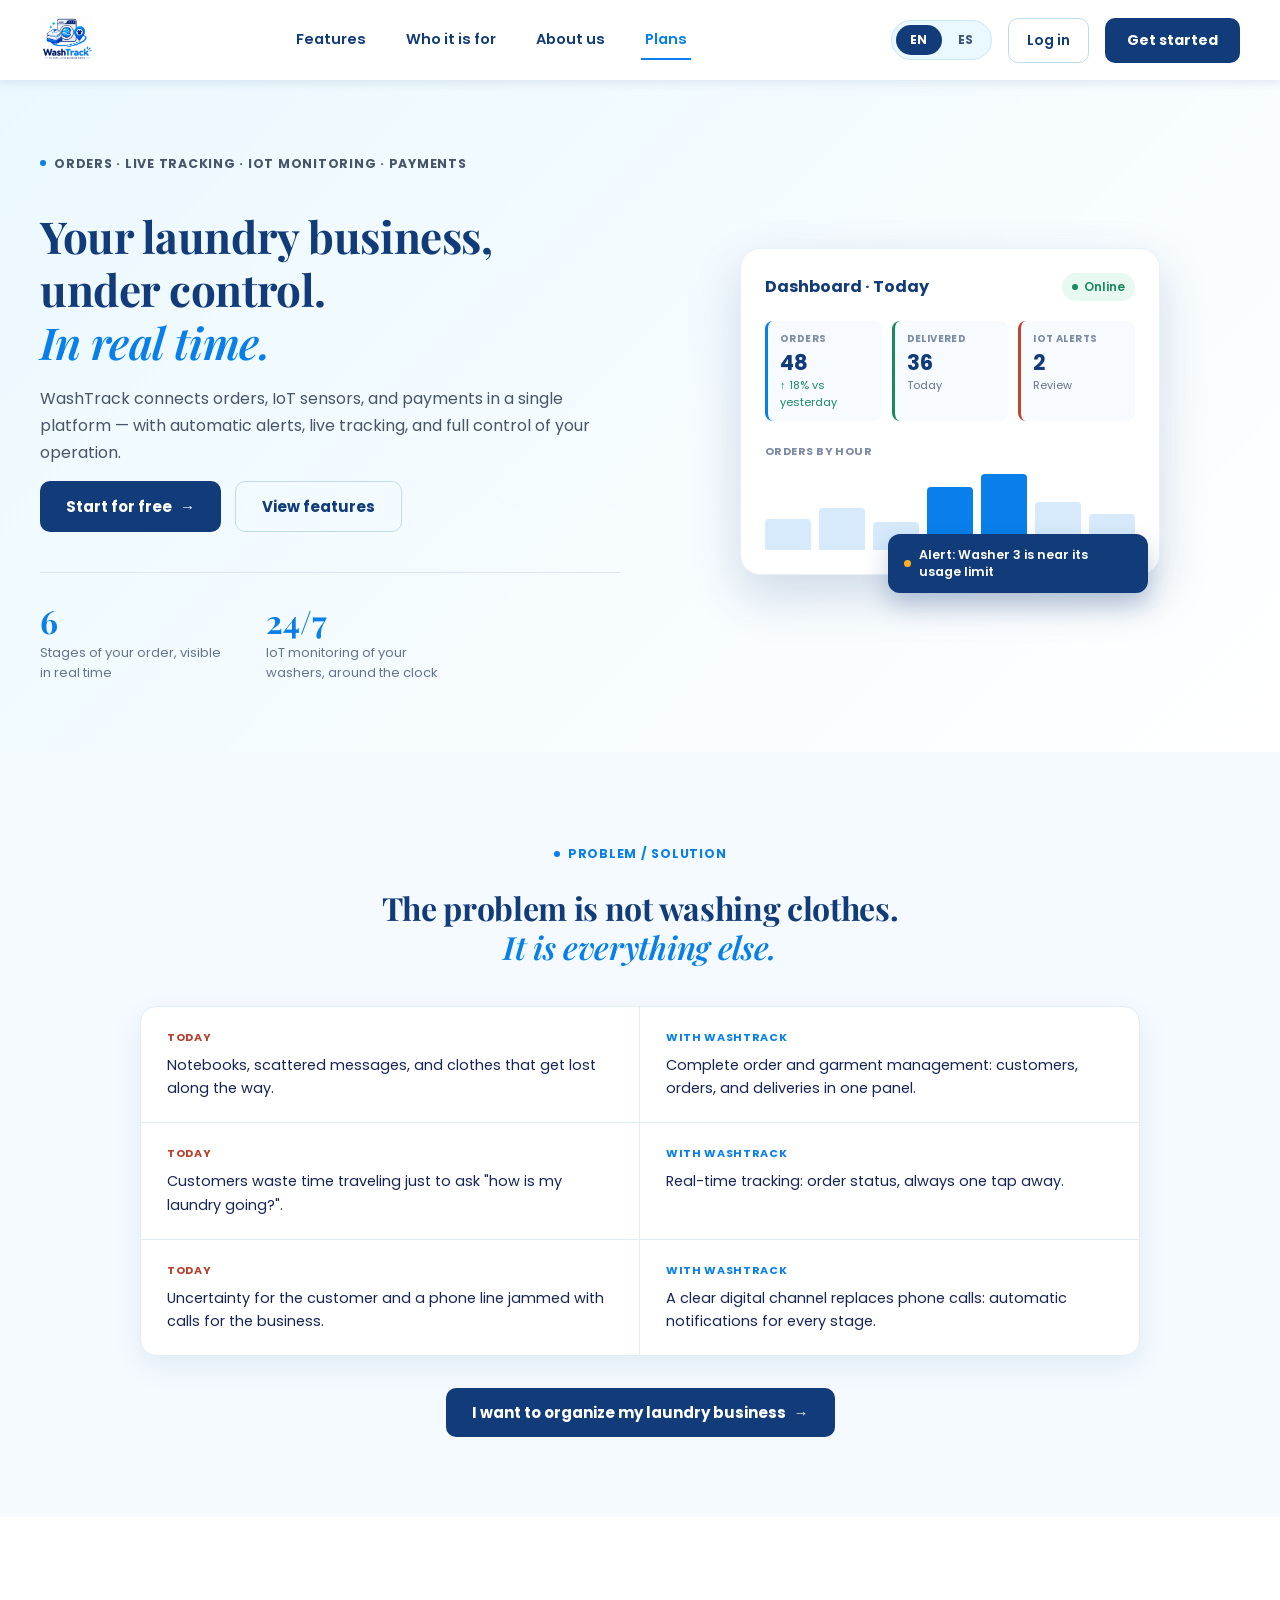
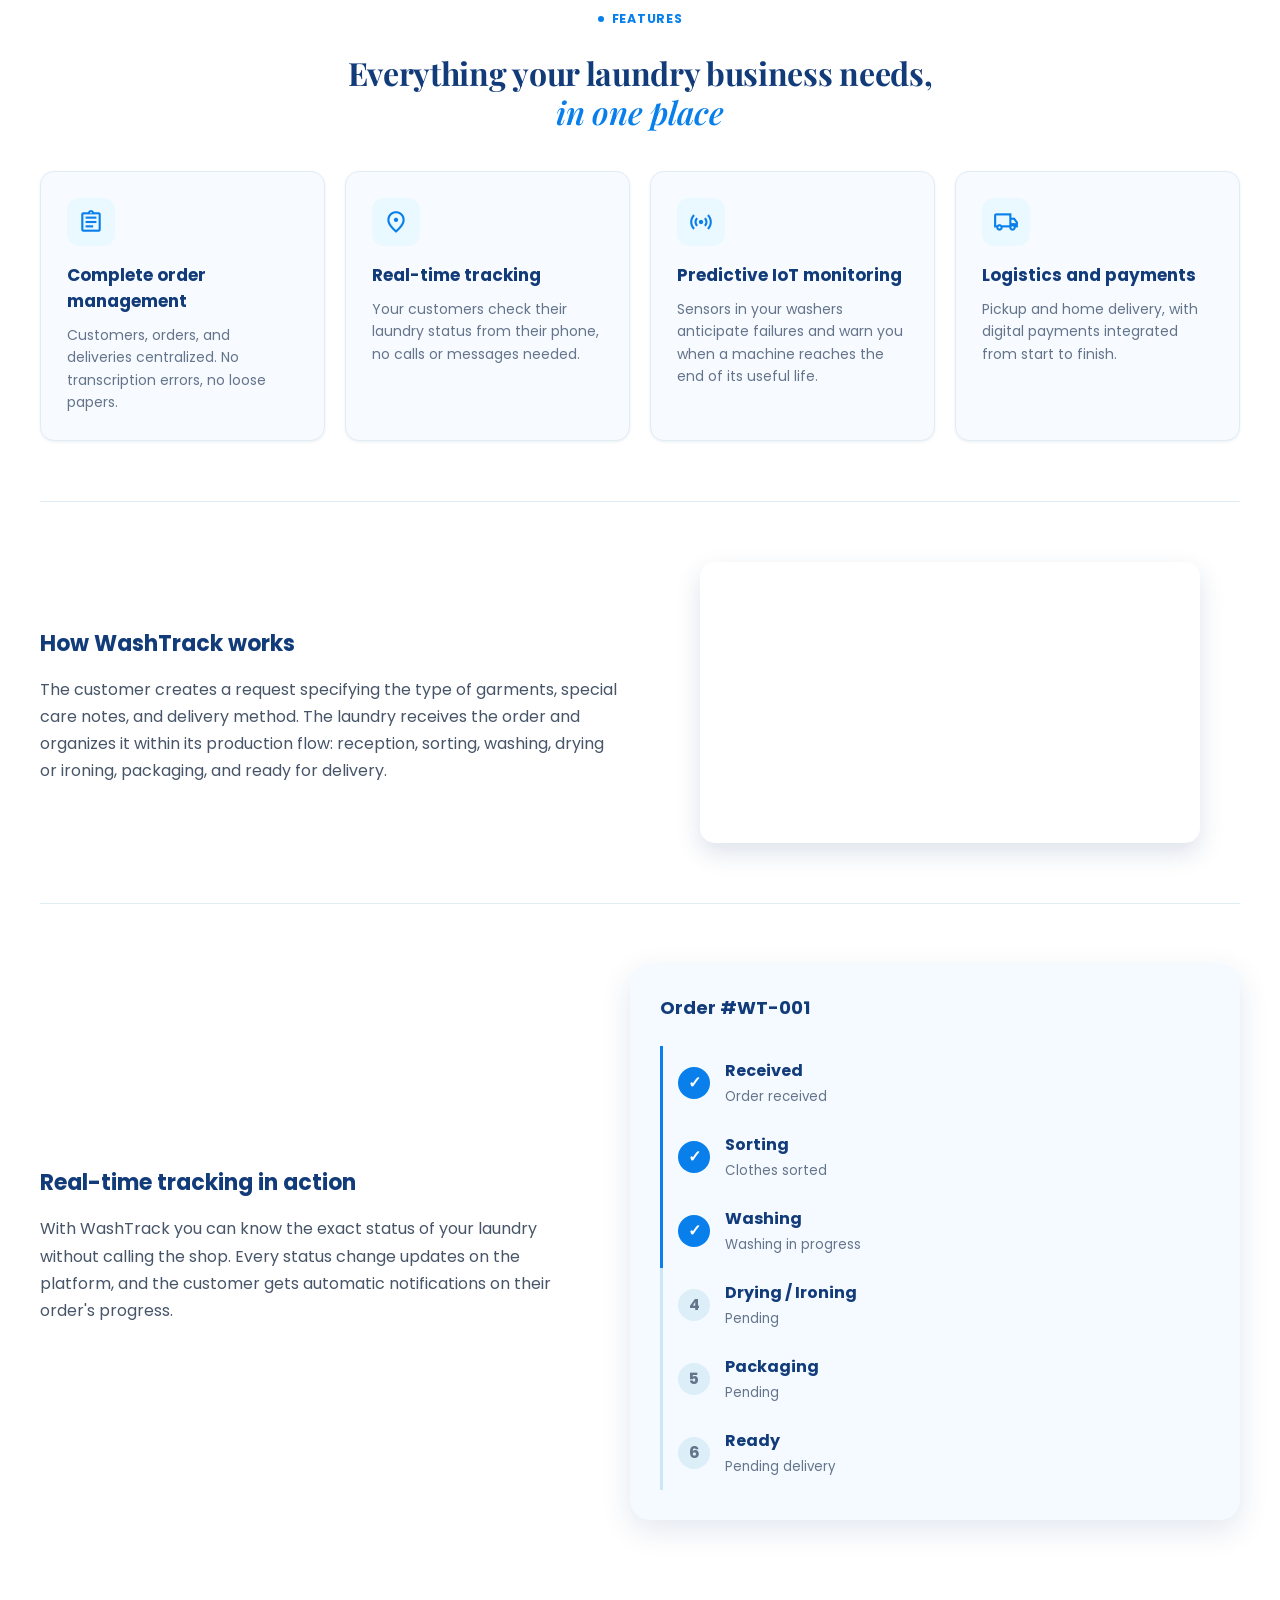
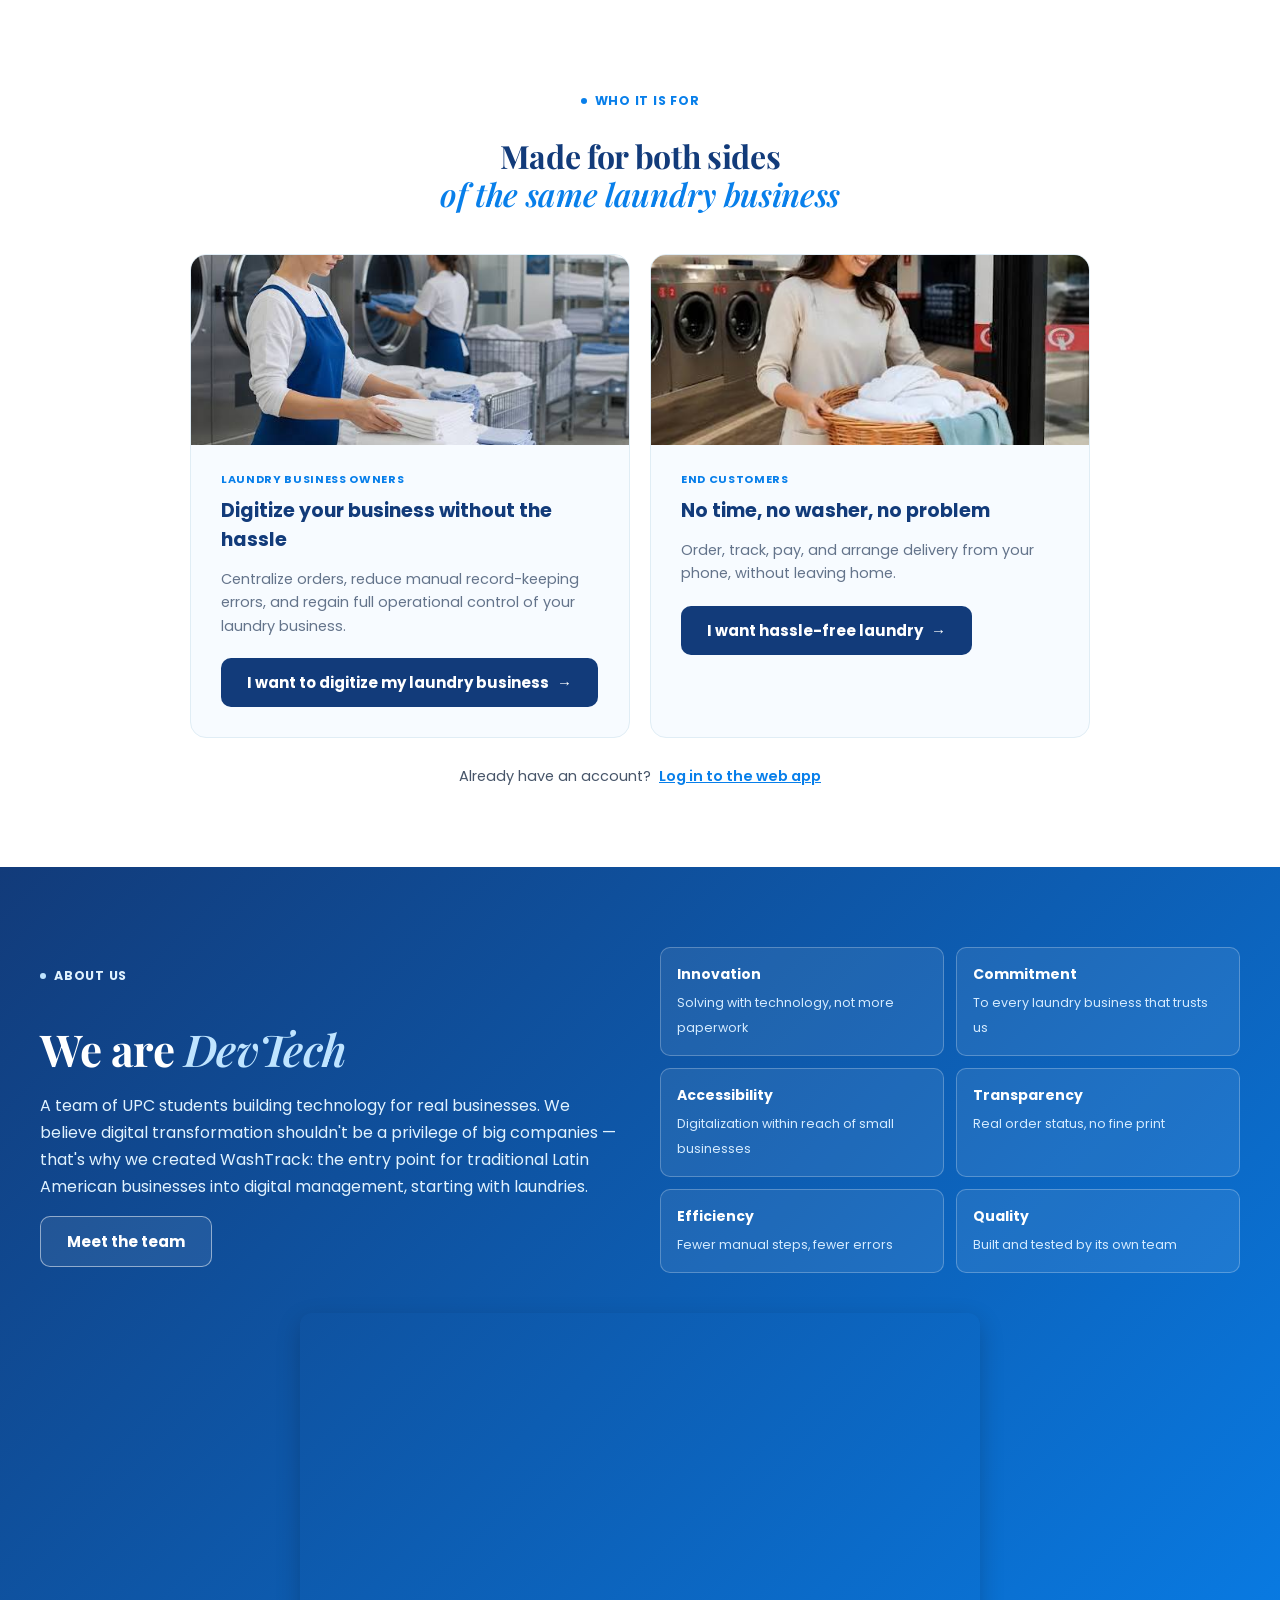
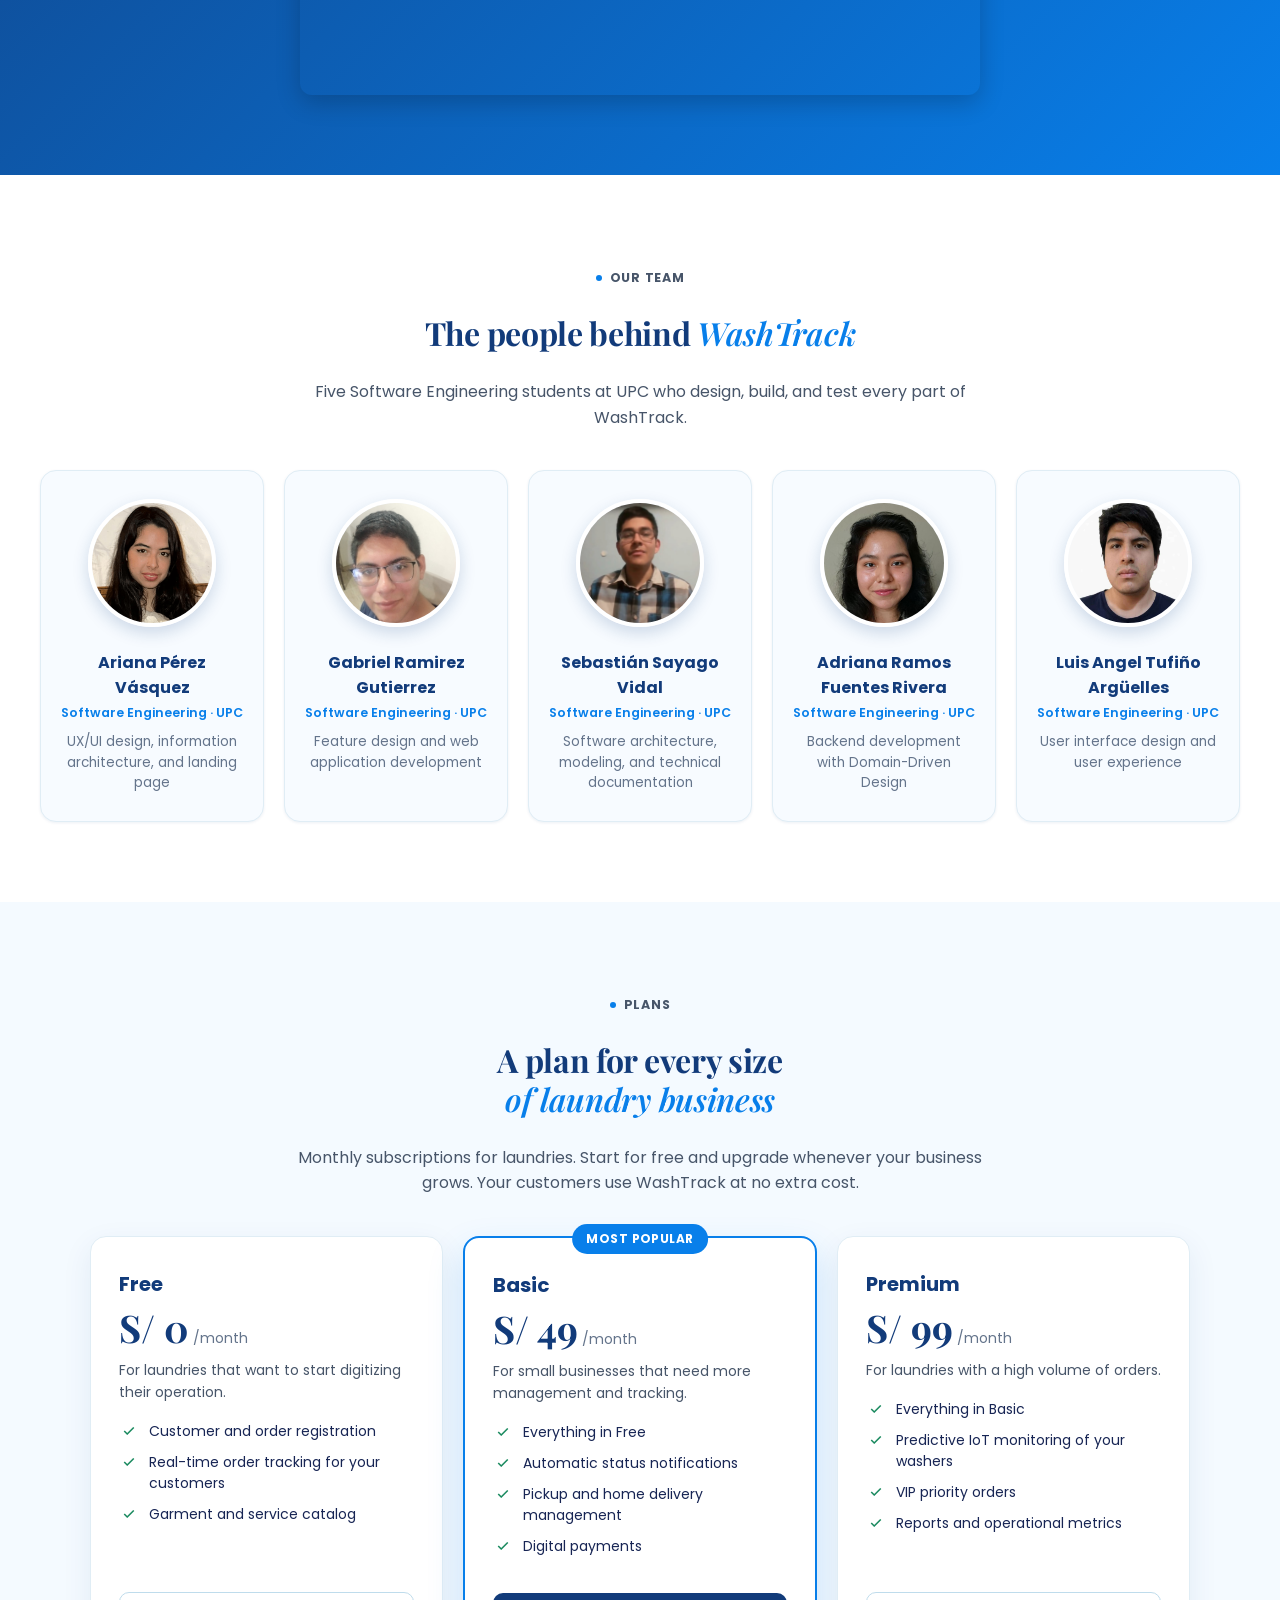
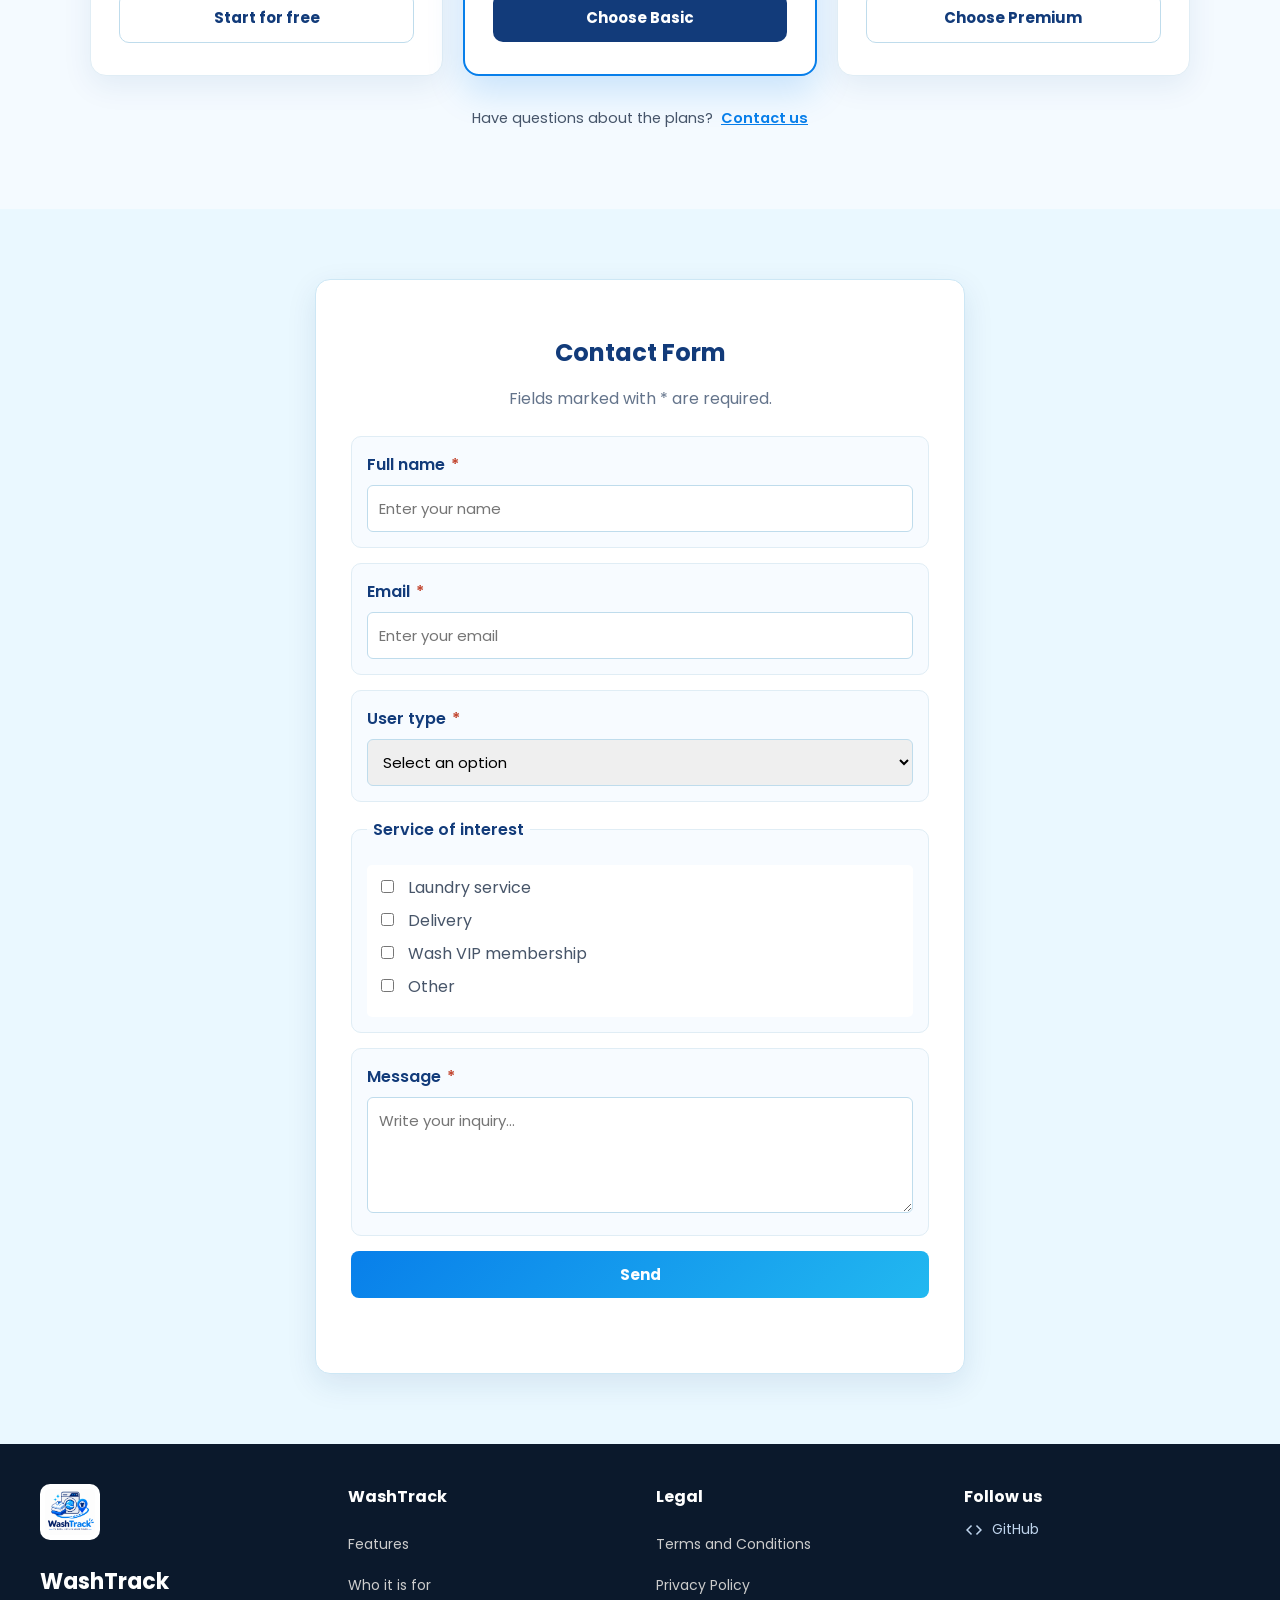
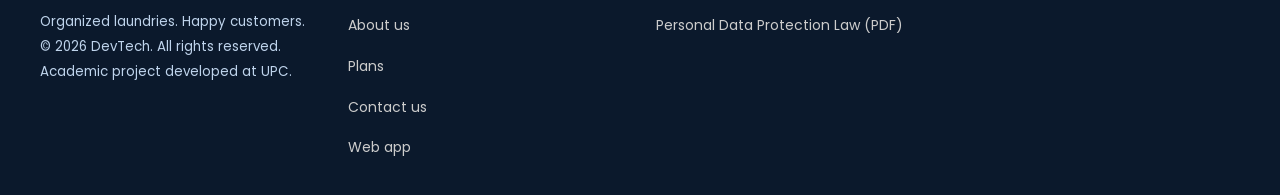
<file: index.html>
<!DOCTYPE html>
<html lang="en-US">

<head>
    <meta charset="UTF-8" />
    <meta name="viewport" content="width=device-width, initial-scale=1.0" />
    <meta http-equiv="X-UA-Compatible" content="ie=edge" />

    <!-- SEO Tags & Meta Tags (Report 4.2.3) -->
    <title data-i18n="meta.title">WashTrack - Smart Management and IoT Monitoring for Laundries</title>
    <meta name="description" data-i18n-attr="content:meta.description"
        content="WashTrack connects orders, IoT sensors, and payments in a single platform. Digitize your traditional laundry with automatic alerts, live tracking, and full control of your operation." />
    <meta name="keywords" data-i18n-attr="content:meta.keywords"
        content="digital laundry, laundry management, IoT monitoring, real-time tracking, laundry software, home pickup, WashTrack" />
    <meta name="author" content="DevTech Team" />
    <meta name="robots" content="index, follow" />
    <meta name="theme-color" content="#123B7A" />
    <link rel="canonical" href="https://1asi0730-2620-16129-g2-devtech.github.io/DevTech-LandingPage-16129-G2/" />
    <link rel="icon" type="image/png" href="img/logo1.png" />

    <!-- Open Graph / social sharing -->
    <meta property="og:type" content="website" />
    <meta property="og:site_name" content="WashTrack" />
    <meta property="og:locale" content="en_US" />
    <meta property="og:locale:alternate" content="es_419" />
    <meta property="og:title" data-i18n-attr="content:meta.title"
        content="WashTrack - Smart Management and IoT Monitoring for Laundries" />
    <meta property="og:description" data-i18n-attr="content:meta.description"
        content="WashTrack connects orders, IoT sensors, and payments in a single platform. Digitize your traditional laundry with automatic alerts, live tracking, and full control of your operation." />
    <meta property="og:url" content="https://1asi0730-2620-16129-g2-devtech.github.io/DevTech-LandingPage-16129-G2/" />
    <meta property="og:image" content="https://1asi0730-2620-16129-g2-devtech.github.io/DevTech-LandingPage-16129-G2/img/logo1.png" />
    <meta name="twitter:card" content="summary" />

    <!-- Fonts (Style Guide: Poppins + Playfair Display) and Material Symbols icons -->
    <link rel="preconnect" href="https://fonts.googleapis.com" />
    <link rel="preconnect" href="https://fonts.gstatic.com" crossorigin />
    <link rel="stylesheet"
        href="https://fonts.googleapis.com/css2?family=Playfair+Display:ital,wght@0,600;0,700;1,500;1,600&family=Poppins:wght@400;500;600;700&display=swap" />
    <link rel="stylesheet"
        href="https://fonts.googleapis.com/css2?family=Material+Symbols+Outlined:opsz,wght,FILL,GRAD@24,400,0,0&display=block" />

    <link rel="stylesheet" href="styles.css" />
    <link rel="stylesheet" href="Pie.css" />
    <link rel="stylesheet" href="menu_toggle.css" />

    <script type="application/ld+json">
    {
        "@context": "https://schema.org",
        "@type": "SoftwareApplication",
        "name": "WashTrack",
        "applicationCategory": "BusinessApplication",
        "operatingSystem": "Web",
        "url": "https://1asi0730-2620-16129-g2-devtech.github.io/DevTech-LandingPage-16129-G2/",
        "author": { "@type": "Organization", "name": "DevTech" },
        "offers": [
            { "@type": "Offer", "name": "Free", "price": "0", "priceCurrency": "PEN" },
            { "@type": "Offer", "name": "Basic", "price": "49", "priceCurrency": "PEN" },
            { "@type": "Offer", "name": "Premium", "price": "99", "priceCurrency": "PEN" }
        ]
    }
    </script>
</head>

<body>

    <a class="skip-link" href="#main-content" data-i18n="a11y.skip">Skip to main content</a>

    <header class="topheader">

        <a href="#home" class="logo" data-i18n-attr="aria-label:nav.home" aria-label="WashTrack home">
            <img height="48" src="img/logo1.png" alt="WashTrack logo" data-i18n-attr="alt:nav.logoAlt" />
        </a>

        <!-- Hamburger button (mobile) -->
        <button type="button" class="menu-toggle" aria-label="Open menu" aria-expanded="false"
            aria-controls="primary-navigation">
            <span class="material-symbols-outlined" aria-hidden="true">menu</span>
        </button>

        <div class="nav-collapse" id="primary-navigation">

            <nav aria-label="Main navigation" data-i18n-attr="aria-label:nav.label">
                <ul class="Menu-Horizontal">
                    <li><a href="#features" data-i18n="nav.features">Features</a></li>
                    <li><a href="#for-whom" data-i18n="nav.forWhom">Who it is for</a></li>
                    <li><a href="#about-us" data-i18n="nav.about">About us</a></li>
                    <li><a href="#plans" data-i18n="nav.plans">Plans</a></li>
                </ul>
            </nav>

            <div class="nav-actions">

                <div class="lang-switch" role="group" aria-label="Select language"
                    data-i18n-attr="aria-label:nav.language">
                    <button type="button" class="lang-option active" data-lang="en" lang="en"
                        aria-pressed="true">EN</button>
                    <button type="button" class="lang-option" data-lang="es" lang="es"
                        aria-pressed="false">ES</button>
                </div>

                <!-- CTA to the Web Application (login view) -->
                <a href="https://washtrack-devtech.web.app/login" class="btn-login-header" data-i18n="nav.login">Log in</a>

                <!-- CTA to the Web Application (sign up view) -->
                <a href="https://washtrack-devtech.web.app/register" class="btn-cta-header"
                    data-i18n="nav.getStarted">Get started</a>

            </div>

        </div>

    </header>


    <main id="main-content" tabindex="-1">

        <!-- ================= HERO ================= -->
        <section id="home" class="seccion-productos" aria-labelledby="hero-title">

            <div class="div-gral-bca">

                <div class="div-prod-texto">

                    <p class="eyebrow"><span class="dot" aria-hidden="true"></span><span
                            data-i18n="hero.eyebrow">Orders · Live tracking · IoT monitoring · Payments</span></p>

                    <h1 id="hero-title" class="display-heading">
                        <span data-i18n="hero.title1">Your laundry business, under control.</span><br><em
                            data-i18n="hero.title2">In real time.</em>
                    </h1>

                    <p data-i18n="hero.lead">WashTrack connects orders, IoT sensors, and payments in a single platform —
                        with automatic alerts, live tracking, and full control of your operation.</p>

                    <div class="hero-cta-row">
                        <!-- Laundry owner segment: sign up with the free plan in the Web Application -->
                        <a href="https://washtrack-devtech.web.app/register?role=shift-manager&amp;plan=free"
                            class="btn-primario"><span data-i18n="hero.ctaPrimary">Start for free</span> <span
                                class="arrow" aria-hidden="true">→</span></a>
                        <a href="#features" class="btn-secundario" data-i18n="hero.ctaSecondary">View features</a>
                    </div>

                    <div class="hero-stats">

                        <div class="stat-item">
                            <strong>6</strong>
                            <span data-i18n="hero.stat1">Stages of your order, visible in real time</span>
                        </div>

                        <div class="stat-item">
                            <strong>24/7</strong>
                            <span data-i18n="hero.stat2">IoT monitoring of your washers, around the clock</span>
                        </div>

                    </div>

                </div>


                <div class="hero-visual">

                    <div class="dashboard-wrap" role="img" data-i18n-attr="aria-label:hero.dashboardLabel"
                        aria-label="Preview of the WashTrack dashboard: 48 orders and 36 deliveries today, 2 IoT alerts, and a warning that washer 3 is near its usage limit.">

                        <div class="dashboard-card">

                            <div class="dashboard-head">
                                <p class="dashboard-title" data-i18n="dash.title">Dashboard · Today</p>
                                <span class="badge-online"><span class="dot"></span><span
                                        data-i18n="dash.online">Online</span></span>
                            </div>

                            <div class="dashboard-stats">

                                <div class="dashboard-stat">
                                    <span class="ds-label" data-i18n="dash.orders">Orders</span>
                                    <strong>48</strong>
                                    <span class="ds-delta up" data-i18n="dash.ordersDelta">↑ 18% vs yesterday</span>
                                </div>

                                <div class="dashboard-stat accent-green">
                                    <span class="ds-label" data-i18n="dash.delivered">Delivered</span>
                                    <strong>36</strong>
                                    <span class="ds-delta" data-i18n="dash.today">Today</span>
                                </div>

                                <div class="dashboard-stat accent-red">
                                    <span class="ds-label" data-i18n="dash.iotAlerts">IoT alerts</span>
                                    <strong>2</strong>
                                    <span class="ds-delta" data-i18n="dash.review">Review</span>
                                </div>

                            </div>

                            <div class="dashboard-chart">
                                <span class="dc-label" data-i18n="dash.ordersByHour">Orders by hour</span>
                                <div class="dc-bars">
                                    <span style="--h:38%"></span>
                                    <span style="--h:52%"></span>
                                    <span style="--h:34%"></span>
                                    <span class="peak" style="--h:78%"></span>
                                    <span class="peak" style="--h:94%"></span>
                                    <span style="--h:60%"></span>
                                    <span style="--h:44%"></span>
                                </div>
                            </div>

                        </div>

                        <div class="dashboard-toast">
                            <span class="dot"></span>
                            <span data-i18n="dash.toast">Alert: Washer 3 is near its usage limit</span>
                        </div>

                    </div>

                </div>

            </div>

        </section>


        <!-- ================= PROBLEM / SOLUTION ================= -->
        <section id="problem" class="seccion-problema" aria-labelledby="problem-title">

            <div class="problema-cabecera">
                <p class="eyebrow"><span class="dot" aria-hidden="true"></span><span
                        data-i18n="problem.eyebrow">Problem / Solution</span></p>
                <h2 id="problem-title" class="display-heading"><span data-i18n="problem.title1">The problem is not
                        washing clothes.</span><br><em data-i18n="problem.title2">It is everything else.</em></h2>
            </div>

            <div class="problema-tabla">

                <div class="problema-fila">
                    <div class="problema-col problema">
                        <span class="tag-hoy" data-i18n="problem.today">Today</span>
                        <p data-i18n="problem.p1">Notebooks, scattered messages, and clothes that get lost along the way.</p>
                    </div>
                    <div class="problema-col solucion">
                        <span class="tag-solucion" data-i18n="problem.with">With WashTrack</span>
                        <p data-i18n="problem.s1">Complete order and garment management: customers, orders, and
                            deliveries in one panel.</p>
                    </div>
                </div>

                <div class="problema-fila">
                    <div class="problema-col problema">
                        <span class="tag-hoy" data-i18n="problem.today">Today</span>
                        <p data-i18n="problem.p2">Customers waste time traveling just to ask "how is my laundry going?".</p>
                    </div>
                    <div class="problema-col solucion">
                        <span class="tag-solucion" data-i18n="problem.with">With WashTrack</span>
                        <p data-i18n="problem.s2">Real-time tracking: order status, always one tap away.</p>
                    </div>
                </div>

                <div class="problema-fila">
                    <div class="problema-col problema">
                        <span class="tag-hoy" data-i18n="problem.today">Today</span>
                        <p data-i18n="problem.p3">Uncertainty for the customer and a phone line jammed with calls for the
                            business.</p>
                    </div>
                    <div class="problema-col solucion">
                        <span class="tag-solucion" data-i18n="problem.with">With WashTrack</span>
                        <p data-i18n="problem.s3">A clear digital channel replaces phone calls: automatic notifications
                            for every stage.</p>
                    </div>
                </div>

            </div>

            <div class="problema-cta">
                <!-- Laundry owner segment -> sign up view in the Web Application -->
                <a href="https://washtrack-devtech.web.app/register?role=shift-manager" class="btn-primario"><span
                        data-i18n="problem.cta">I want to organize my laundry business</span> <span class="arrow"
                        aria-hidden="true">→</span></a>
            </div>

        </section>


        <!-- ================= FEATURES ================= -->
        <section id="features" class="seccion-caracteristicas" aria-labelledby="features-title">

            <div class="caracteristicas-cabecera">
                <p class="eyebrow"><span class="dot" aria-hidden="true"></span><span
                        data-i18n="features.eyebrow">Features</span></p>
                <h2 id="features-title" class="display-heading"><span data-i18n="features.title1">Everything your
                        laundry business needs,</span><br><em data-i18n="features.title2">in one place</em></h2>
            </div>

            <ul class="caracteristicas-grid">

                <li class="caracteristica-card">
                    <span class="feature-icon material-symbols-outlined" aria-hidden="true">assignment</span>
                    <h3 data-i18n="features.f1Title">Complete order management</h3>
                    <p data-i18n="features.f1Text">Customers, orders, and deliveries centralized. No transcription
                        errors, no loose papers.</p>
                </li>

                <li class="caracteristica-card">
                    <span class="feature-icon material-symbols-outlined" aria-hidden="true">location_on</span>
                    <h3 data-i18n="features.f2Title">Real-time tracking</h3>
                    <p data-i18n="features.f2Text">Your customers check their laundry status from their phone, no calls
                        or messages needed.</p>
                </li>

                <li class="caracteristica-card">
                    <span class="feature-icon material-symbols-outlined" aria-hidden="true">sensors</span>
                    <h3 data-i18n="features.f3Title">Predictive IoT monitoring</h3>
                    <p data-i18n="features.f3Text">Sensors in your washers anticipate failures and warn you when a
                        machine reaches the end of its useful life.</p>
                </li>

                <li class="caracteristica-card">
                    <span class="feature-icon material-symbols-outlined" aria-hidden="true">local_shipping</span>
                    <h3 data-i18n="features.f4Title">Logistics and payments</h3>
                    <p data-i18n="features.f4Text">Pickup and home delivery, with digital payments integrated from start
                        to finish.</p>
                </li>

            </ul>


            <div class="div-gral-bca caracteristicas-demo">

                <div class="div-prod-texto">
                    <h3 data-i18n="features.howTitle">How WashTrack works</h3>
                    <p data-i18n="features.howText">The customer creates a request specifying the type of garments,
                        special care notes, and delivery method. The laundry receives the order and organizes it within
                        its production flow: reception, sorting, washing, drying or ironing, packaging, and ready for
                        delivery.</p>
                </div>

                <!-- Video About-the-Product -->
                <div class="div-bca-video">
                    <iframe width="560" height="315" loading="lazy"
                        src="https://www.youtube-nocookie.com/embed/1HnxbQQjbfU"
                        title="WashTrack - About the Product video" data-i18n-attr="title:features.videoTitle"
                        allow="accelerometer; autoplay; clipboard-write; encrypted-media; gyroscope; picture-in-picture; web-share"
                        referrerpolicy="strict-origin-when-cross-origin" allowfullscreen></iframe>
                </div>

            </div>


            <div class="div-gral-bca caracteristicas-demo">

                <div class="div-prod-texto">
                    <h3 data-i18n="features.trackTitle">Real-time tracking in action</h3>
                    <p data-i18n="features.trackText">With WashTrack you can know the exact status of your laundry
                        without calling the shop. Every status change updates on the platform, and the customer gets
                        automatic notifications on their order's progress.</p>
                </div>

                <div class="tracking-demo">

                    <h4 id="tracking-order" data-i18n="track.order">Order #WT-001</h4>

                    <ol class="tracking-steps" aria-labelledby="tracking-order">

                        <li class="estado-pedido activo">
                            <span aria-hidden="true">✓</span>
                            <div>
                                <strong data-i18n="track.s1">Received</strong>
                                <small data-i18n="track.s1Status">Order received</small>
                            </div>
                        </li>

                        <li class="estado-pedido activo">
                            <span aria-hidden="true">✓</span>
                            <div>
                                <strong data-i18n="track.s2">Sorting</strong>
                                <small data-i18n="track.s2Status">Clothes sorted</small>
                            </div>
                        </li>

                        <li class="estado-pedido activo" aria-current="step">
                            <span aria-hidden="true">✓</span>
                            <div>
                                <strong data-i18n="track.s3">Washing</strong>
                                <small data-i18n="track.s3Status">Washing in progress</small>
                            </div>
                        </li>

                        <li class="estado-pedido">
                            <span aria-hidden="true">4</span>
                            <div>
                                <strong data-i18n="track.s4">Drying / Ironing</strong>
                                <small data-i18n="track.pending">Pending</small>
                            </div>
                        </li>

                        <li class="estado-pedido">
                            <span aria-hidden="true">5</span>
                            <div>
                                <strong data-i18n="track.s5">Packaging</strong>
                                <small data-i18n="track.pending">Pending</small>
                            </div>
                        </li>

                        <li class="estado-pedido">
                            <span aria-hidden="true">6</span>
                            <div>
                                <strong data-i18n="track.s6">Ready</strong>
                                <small data-i18n="track.pendingDelivery">Pending delivery</small>
                            </div>
                        </li>

                    </ol>

                </div>

            </div>

        </section>


        <!-- ================= WHO IT IS FOR (target segments) ================= -->
        <section id="for-whom" class="seccion-para-quien" aria-labelledby="for-whom-title">

            <div class="para-quien-cabecera">
                <p class="eyebrow"><span class="dot" aria-hidden="true"></span><span data-i18n="whom.eyebrow">Who it
                        is for</span></p>
                <h2 id="for-whom-title" class="display-heading"><span data-i18n="whom.title1">Made for both
                        sides</span><br><em data-i18n="whom.title2">of the same laundry business</em></h2>
            </div>

            <div class="quien-grid">

                <article class="quien-card">
                    <img class="quien-img" src="img/imagenlavanderia1.jpg" loading="lazy"
                        alt="Laundry staff organizing customer orders" data-i18n-attr="alt:whom.ownerImgAlt" />
                    <div class="quien-card-body">
                        <span class="tag-solucion" data-i18n="whom.ownerTag">Laundry business owners</span>
                        <h3 data-i18n="whom.ownerTitle">Digitize your business without the hassle</h3>
                        <p data-i18n="whom.ownerText">Centralize orders, reduce manual record-keeping errors, and regain
                            full operational control of your laundry business.</p>
                        <!-- Segment CTA: laundry owner -> sign up as administrator in the Web Application -->
                        <a href="https://washtrack-devtech.web.app/register?role=shift-manager" class="btn-primario"><span
                                data-i18n="whom.ownerCta">I want to digitize my laundry business</span> <span
                                class="arrow" aria-hidden="true">→</span></a>
                    </div>
                </article>

                <article class="quien-card">
                    <img class="quien-img" src="img/img2.jpg" loading="lazy"
                        alt="Customer carrying a laundry basket to the laundry"
                        data-i18n-attr="alt:whom.customerImgAlt" />
                    <div class="quien-card-body">
                        <span class="tag-solucion" data-i18n="whom.customerTag">End customers</span>
                        <h3 data-i18n="whom.customerTitle">No time, no washer, no problem</h3>
                        <p data-i18n="whom.customerText">Order, track, pay, and arrange delivery from your phone, without
                            leaving home.</p>
                        <!-- Segment CTA: end customer -> sign up as customer in the Web Application -->
                        <a href="https://washtrack-devtech.web.app/register?role=customer" class="btn-primario"><span
                                data-i18n="whom.customerCta">I want hassle-free laundry</span> <span class="arrow"
                                aria-hidden="true">→</span></a>
                    </div>
                </article>

            </div>

            <p class="quien-login">
                <span data-i18n="whom.loginPrompt">Already have an account?</span>
                <a href="https://washtrack-devtech.web.app/login" data-i18n="whom.loginLink">Log in to the web app</a>
            </p>

        </section>


        <!-- ================= ABOUT US ================= -->
        <section id="about-us" class="seccion-nosotros" aria-labelledby="about-title">

            <div class="div-gral-bca">

                <div class="div-prod-texto">

                    <p class="eyebrow"><span class="dot" aria-hidden="true"></span><span
                            data-i18n="about.eyebrow">About us</span></p>

                    <h2 id="about-title" class="display-heading">
                        <span data-i18n="about.title1">We are</span> <em>DevTech</em>
                    </h2>

                    <p data-i18n="about.text">A team of UPC students building technology for real businesses. We believe
                        digital transformation shouldn't be a privilege of big companies — that's why we created
                        WashTrack: the entry point for traditional Latin American businesses into digital management,
                        starting with laundries.</p>

                    <a href="#team" class="btn-secundario" data-i18n="about.cta">Meet the team</a>

                </div>


                <ul class="valores-grid">

                    <li class="valor-chip">
                        <strong data-i18n="about.v1">Innovation</strong>
                        <span data-i18n="about.v1Text">Solving with technology, not more paperwork</span>
                    </li>

                    <li class="valor-chip">
                        <strong data-i18n="about.v2">Commitment</strong>
                        <span data-i18n="about.v2Text">To every laundry business that trusts us</span>
                    </li>

                    <li class="valor-chip">
                        <strong data-i18n="about.v3">Accessibility</strong>
                        <span data-i18n="about.v3Text">Digitalization within reach of small businesses</span>
                    </li>

                    <li class="valor-chip">
                        <strong data-i18n="about.v4">Transparency</strong>
                        <span data-i18n="about.v4Text">Real order status, no fine print</span>
                    </li>

                    <li class="valor-chip">
                        <strong data-i18n="about.v5">Efficiency</strong>
                        <span data-i18n="about.v5Text">Fewer manual steps, fewer errors</span>
                    </li>

                    <li class="valor-chip">
                        <strong data-i18n="about.v6">Quality</strong>
                        <span data-i18n="about.v6Text">Built and tested by its own team</span>
                    </li>

                </ul>

            </div>

            <!-- Video About-the-Team -->
            <div class="devtech-video-fila">
                <div class="devtech-video-wrapper">
                    <iframe loading="lazy" src="https://www.youtube-nocookie.com/embed/5xmmLuuTdew"
                        title="DevTech - About the Team video" data-i18n-attr="title:about.videoTitle"
                        allow="accelerometer; autoplay; clipboard-write; encrypted-media; gyroscope; picture-in-picture; web-share"
                        referrerpolicy="strict-origin-when-cross-origin" allowfullscreen>
                    </iframe>
                </div>
            </div>

        </section>


        <!-- ================= TEAM ================= -->
        <section id="team" class="seccion-equipo" aria-labelledby="team-title">

            <div class="equipo-cabecera">
                <p class="eyebrow"><span class="dot" aria-hidden="true"></span><span data-i18n="team.eyebrow">Our
                        team</span></p>
                <h2 id="team-title" class="display-heading"><span data-i18n="team.title1">The people behind</span>
                    <em data-i18n="team.title2">WashTrack</em></h2>
                <p data-i18n="team.lead">Five Software Engineering students at UPC who design, build, and test every
                    part of WashTrack.</p>
            </div>

            <ul class="equipo-grid">

                <li class="miembro-card">
                    <img class="miembro-foto" src="img/team/ariana-perez.png" loading="lazy" width="160" height="160"
                        alt="Photo of Ariana Pérez Vásquez" data-i18n-attr="alt:team.ariana.alt" />
                    <h3>Ariana Pérez Vásquez</h3>
                    <p class="miembro-carrera" data-i18n="team.career">Software Engineering · UPC</p>
                    <p class="miembro-rol" data-i18n="team.ariana.role">UX/UI design, information architecture, and
                        landing page</p>
                </li>

                <li class="miembro-card">
                    <img class="miembro-foto" src="img/team/gabriel-ramirez.jpg" loading="lazy" width="160" height="160"
                        alt="Photo of Gabriel Ramirez Gutierrez" data-i18n-attr="alt:team.gabriel.alt" />
                    <h3>Gabriel Ramirez Gutierrez</h3>
                    <p class="miembro-carrera" data-i18n="team.career">Software Engineering · UPC</p>
                    <p class="miembro-rol" data-i18n="team.gabriel.role">Feature design and web application development</p>
                </li>

                <li class="miembro-card">
                    <img class="miembro-foto" src="img/team/sebastian-sayago.png" loading="lazy" width="160"
                        height="160" alt="Photo of Sebastián Sayago Vidal" data-i18n-attr="alt:team.sebastian.alt" />
                    <h3>Sebastián Sayago Vidal</h3>
                    <p class="miembro-carrera" data-i18n="team.career">Software Engineering · UPC</p>
                    <p class="miembro-rol" data-i18n="team.sebastian.role">Software architecture, modeling, and
                        technical documentation</p>
                </li>

                <li class="miembro-card">
                    <img class="miembro-foto" src="img/team/adriana-ramos.jpeg" loading="lazy" width="160" height="160"
                        alt="Photo of Adriana Ramos Fuentes Rivera" data-i18n-attr="alt:team.adriana.alt" />
                    <h3>Adriana Ramos Fuentes Rivera</h3>
                    <p class="miembro-carrera" data-i18n="team.career">Software Engineering · UPC</p>
                    <p class="miembro-rol" data-i18n="team.adriana.role">Backend development with Domain-Driven Design</p>
                </li>

                <li class="miembro-card">
                    <img class="miembro-foto" src="img/team/luis-tufino.png" loading="lazy" width="160" height="160"
                        alt="Photo of Luis Angel Tufiño Argüelles" data-i18n-attr="alt:team.luis.alt" />
                    <h3>Luis Angel Tufiño Argüelles</h3>
                    <p class="miembro-carrera" data-i18n="team.career">Software Engineering · UPC</p>
                    <p class="miembro-rol" data-i18n="team.luis.role">User interface design and user experience</p>
                </li>

            </ul>

        </section>


        <!-- ================= PLANS (subscription model) ================= -->
        <section id="plans" class="seccion-planes" aria-labelledby="plans-title">

            <div class="planes-cabecera">
                <p class="eyebrow"><span class="dot" aria-hidden="true"></span><span
                        data-i18n="plans.eyebrow">Plans</span></p>
                <h2 id="plans-title" class="display-heading"><span data-i18n="plans.title1">A plan for every
                        size</span><br><em data-i18n="plans.title2">of laundry business</em></h2>
                <p data-i18n="plans.lead">Monthly subscriptions for laundries. Start for free and upgrade whenever your
                    business grows. Your customers use WashTrack at no extra cost.</p>
            </div>

            <ul class="planes-grid">

                <li class="plan-card">
                    <h3 class="plan-nombre" data-i18n="plans.free.name">Free</h3>
                    <p class="plan-precio"><strong>S/ 0</strong><span data-i18n="plans.perMonth">/month</span></p>
                    <p class="plan-desc" data-i18n="plans.free.desc">For laundries that want to start digitizing their
                        operation.</p>
                    <ul class="plan-features">
                        <li><span class="material-symbols-outlined" aria-hidden="true">check</span><span
                                data-i18n="plans.free.f1">Customer and order registration</span></li>
                        <li><span class="material-symbols-outlined" aria-hidden="true">check</span><span
                                data-i18n="plans.free.f2">Real-time order tracking for your customers</span></li>
                        <li><span class="material-symbols-outlined" aria-hidden="true">check</span><span
                                data-i18n="plans.free.f3">Garment and service catalog</span></li>
                    </ul>
                    <a href="https://washtrack-devtech.web.app/register?role=shift-manager&amp;plan=free"
                        class="btn-secundario" data-i18n="plans.free.cta">Start for free</a>
                </li>

                <li class="plan-card destacado">
                    <span class="plan-badge" data-i18n="plans.popular">Most popular</span>
                    <h3 class="plan-nombre" data-i18n="plans.basic.name">Basic</h3>
                    <p class="plan-precio"><strong>S/ 49</strong><span data-i18n="plans.perMonth">/month</span></p>
                    <p class="plan-desc" data-i18n="plans.basic.desc">For small businesses that need more management and
                        tracking.</p>
                    <ul class="plan-features">
                        <li><span class="material-symbols-outlined" aria-hidden="true">check</span><span
                                data-i18n="plans.basic.f1">Everything in Free</span></li>
                        <li><span class="material-symbols-outlined" aria-hidden="true">check</span><span
                                data-i18n="plans.basic.f2">Automatic status notifications</span></li>
                        <li><span class="material-symbols-outlined" aria-hidden="true">check</span><span
                                data-i18n="plans.basic.f3">Pickup and home delivery management</span></li>
                        <li><span class="material-symbols-outlined" aria-hidden="true">check</span><span
                                data-i18n="plans.basic.f4">Digital payments</span></li>
                    </ul>
                    <a href="https://washtrack-devtech.web.app/register?role=shift-manager&amp;plan=basic"
                        class="btn-primario" data-i18n="plans.basic.cta">Choose Basic</a>
                </li>

                <li class="plan-card">
                    <h3 class="plan-nombre" data-i18n="plans.premium.name">Premium</h3>
                    <p class="plan-precio"><strong>S/ 99</strong><span data-i18n="plans.perMonth">/month</span></p>
                    <p class="plan-desc" data-i18n="plans.premium.desc">For laundries with a high volume of orders.</p>
                    <ul class="plan-features">
                        <li><span class="material-symbols-outlined" aria-hidden="true">check</span><span
                                data-i18n="plans.premium.f1">Everything in Basic</span></li>
                        <li><span class="material-symbols-outlined" aria-hidden="true">check</span><span
                                data-i18n="plans.premium.f2">Predictive IoT monitoring of your washers</span></li>
                        <li><span class="material-symbols-outlined" aria-hidden="true">check</span><span
                                data-i18n="plans.premium.f3">VIP priority orders</span></li>
                        <li><span class="material-symbols-outlined" aria-hidden="true">check</span><span
                                data-i18n="plans.premium.f4">Reports and operational metrics</span></li>
                    </ul>
                    <a href="https://washtrack-devtech.web.app/register?role=shift-manager&amp;plan=premium"
                        class="btn-secundario" data-i18n="plans.premium.cta">Choose Premium</a>
                </li>

            </ul>

            <p class="planes-contacto">
                <span data-i18n="plans.contactPrompt">Have questions about the plans?</span>
                <a href="#contact" data-i18n="plans.contactLink">Contact us</a>
            </p>

        </section>


        <!-- ================= CONTACT FORM ================= -->
        <section id="contact" class="seccion-formulario" aria-labelledby="contact-title">

            <div class="div-cont-formulario">

                <h2 id="contact-title" data-i18n="contact.title">Contact Form</h2>

                <p data-i18n="contact.subtitle">Fields marked with * are required.</p>

                <form id="contactForm" class="formulario" novalidate>

                    <div class="campo">
                        <label for="nombre">
                            <span data-i18n="contact.name">Full name</span>
                            <span class="req" aria-hidden="true">*</span>
                        </label>
                        <input type="text" id="nombre" name="nombre" autocomplete="name" required
                            aria-required="true" aria-describedby="nombre-error" placeholder="Enter your name"
                            data-i18n-attr="placeholder:contact.namePh" />
                        <p class="campo-error" id="nombre-error" hidden></p>
                    </div>

                    <div class="campo">
                        <label for="correo">
                            <span data-i18n="contact.email">Email</span>
                            <span class="req" aria-hidden="true">*</span>
                        </label>
                        <input type="email" id="correo" name="correo" autocomplete="email" required
                            aria-required="true" aria-describedby="correo-error" placeholder="Enter your email"
                            data-i18n-attr="placeholder:contact.emailPh" />
                        <p class="campo-error" id="correo-error" hidden></p>
                    </div>

                    <div class="campo">
                        <label for="tipo">
                            <span data-i18n="contact.type">User type</span>
                            <span class="req" aria-hidden="true">*</span>
                        </label>
                        <select id="tipo" name="tipo" required aria-required="true" aria-describedby="tipo-error">
                            <option value="" data-i18n="contact.typeSelect">Select an option</option>
                            <option value="cliente" data-i18n="contact.typeCustomer">Customer</option>
                            <option value="lavanderia" data-i18n="contact.typeOwner">Laundry business owner</option>
                        </select>
                        <p class="campo-error" id="tipo-error" hidden></p>
                    </div>

                    <fieldset class="campo">
                        <legend data-i18n="contact.interest">Service of interest</legend>
                        <ul class="lista-checkbox">
                            <li>
                                <label>
                                    <input type="checkbox" name="intereses" value="lavado" />
                                    <span data-i18n="contact.iWash">Laundry service</span>
                                </label>
                            </li>
                            <li>
                                <label>
                                    <input type="checkbox" name="intereses" value="entrega" />
                                    <span data-i18n="contact.iDelivery">Delivery</span>
                                </label>
                            </li>
                            <li>
                                <label>
                                    <input type="checkbox" name="intereses" value="vip" />
                                    <span data-i18n="contact.iVip">Wash VIP membership</span>
                                </label>
                            </li>
                            <li>
                                <label>
                                    <input type="checkbox" name="intereses" value="otro" />
                                    <span data-i18n="contact.iOther">Other</span>
                                </label>
                            </li>
                        </ul>
                    </fieldset>

                    <div class="campo">
                        <label for="mensaje">
                            <span data-i18n="contact.message">Message</span>
                            <span class="req" aria-hidden="true">*</span>
                        </label>
                        <textarea id="mensaje" name="mensaje" rows="4" required aria-required="true"
                            aria-describedby="mensaje-error" placeholder="Write your inquiry..."
                            data-i18n-attr="placeholder:contact.messagePh"></textarea>
                        <p class="campo-error" id="mensaje-error" hidden></p>
                    </div>

                    <button type="submit" data-i18n="contact.send">Send</button>

                    <p class="form-status" id="form-status" role="status" aria-live="polite"></p>

                </form>

            </div>

        </section>

    </main>


    <!-- ================= FOOTER ================= -->
    <footer class="footer">

        <div class="footer-container">

            <div class="footer-brand">
                <img src="img/logo1.png" alt="WashTrack logo" data-i18n-attr="alt:nav.logoAlt" class="footer-logo" />
                <p>WashTrack</p>
                <small data-i18n="footer.tagline">Organized laundries. Happy customers.</small>
                <br>
                <small data-i18n="footer.rights">© 2026 DevTech. All rights reserved.</small>
                <br>
                <small data-i18n="footer.academic">Academic project developed at UPC.</small>
            </div>

            <nav class="footer-links" aria-labelledby="footer-product-title">
                <h2 class="footer-title" id="footer-product-title" data-i18n="footer.product">WashTrack</h2>
                <a href="#features" data-i18n="nav.features">Features</a>
                <a href="#for-whom" data-i18n="nav.forWhom">Who it is for</a>
                <a href="#about-us" data-i18n="nav.about">About us</a>
                <a href="#plans" data-i18n="nav.plans">Plans</a>
                <a href="#contact" data-i18n="footer.contact">Contact us</a>
                <a href="https://washtrack-devtech.web.app/login" data-i18n="footer.webApp">Web app</a>
            </nav>

            <nav class="footer-links" aria-labelledby="footer-legal-title">
                <h2 class="footer-title" id="footer-legal-title" data-i18n="footer.legal">Legal</h2>
                <a href="terms.html#terms" data-i18n="footer.terms">Terms and Conditions</a>
                <a href="terms.html#privacy" data-i18n="footer.privacy">Privacy Policy</a>
                <a href="Documentos/LeyProteccionDatos.pdf" data-i18n="footer.dataLaw">Personal Data Protection Law
                    (PDF)</a>
            </nav>

            <div class="footer-social">
                <h2 class="footer-title" data-i18n="footer.follow">Follow us</h2>
                <a href="https://github.com/1ASI0730-2620-16129-G2-DevTech" target="_blank" rel="noopener noreferrer">
                    <span class="material-symbols-outlined" aria-hidden="true">code</span>
                    <span data-i18n="footer.github">GitHub</span>
                    <span class="visually-hidden" data-i18n="a11y.newTab">(opens in a new tab)</span>
                </a>
            </div>

        </div>

    </footer>


    <script src="i18n.js"></script>
    <script src="menu_toggle.js"></script>
    <script src="contact_form.js"></script>

</body>

</html>
</file>
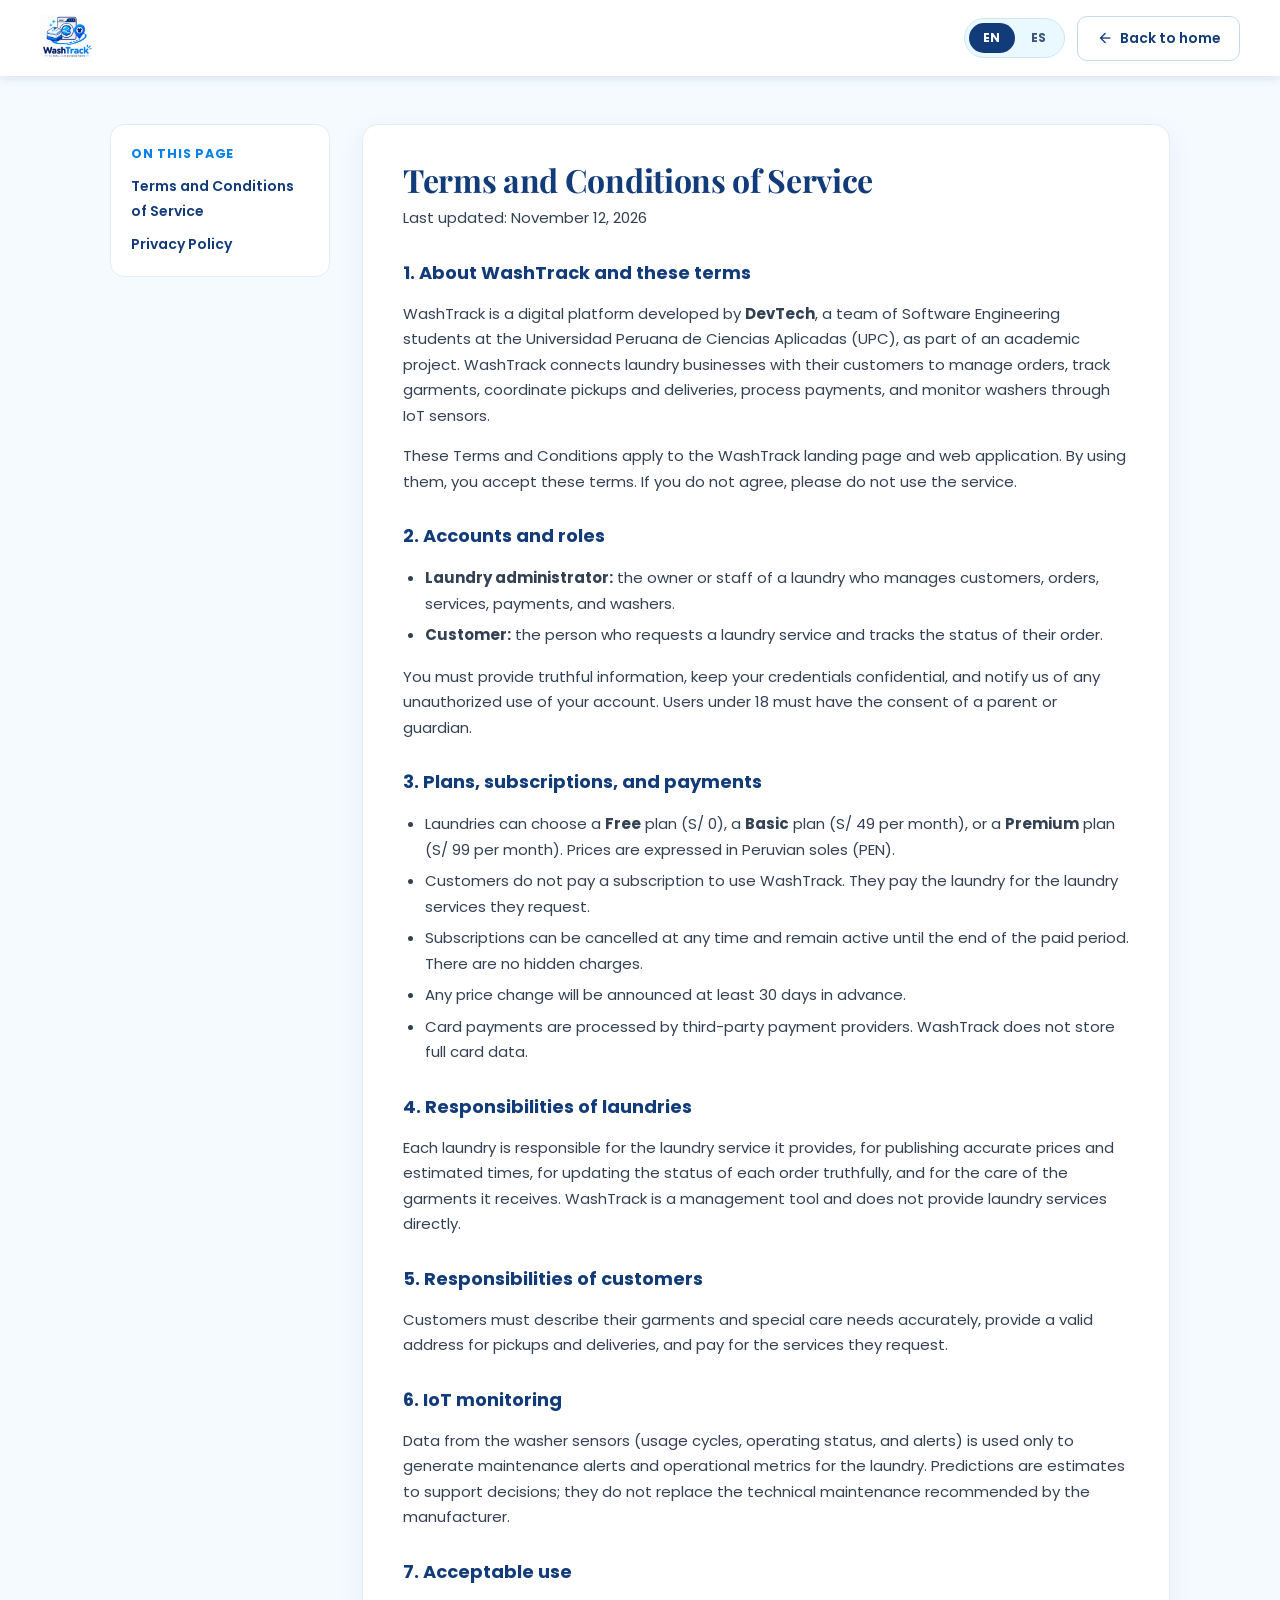
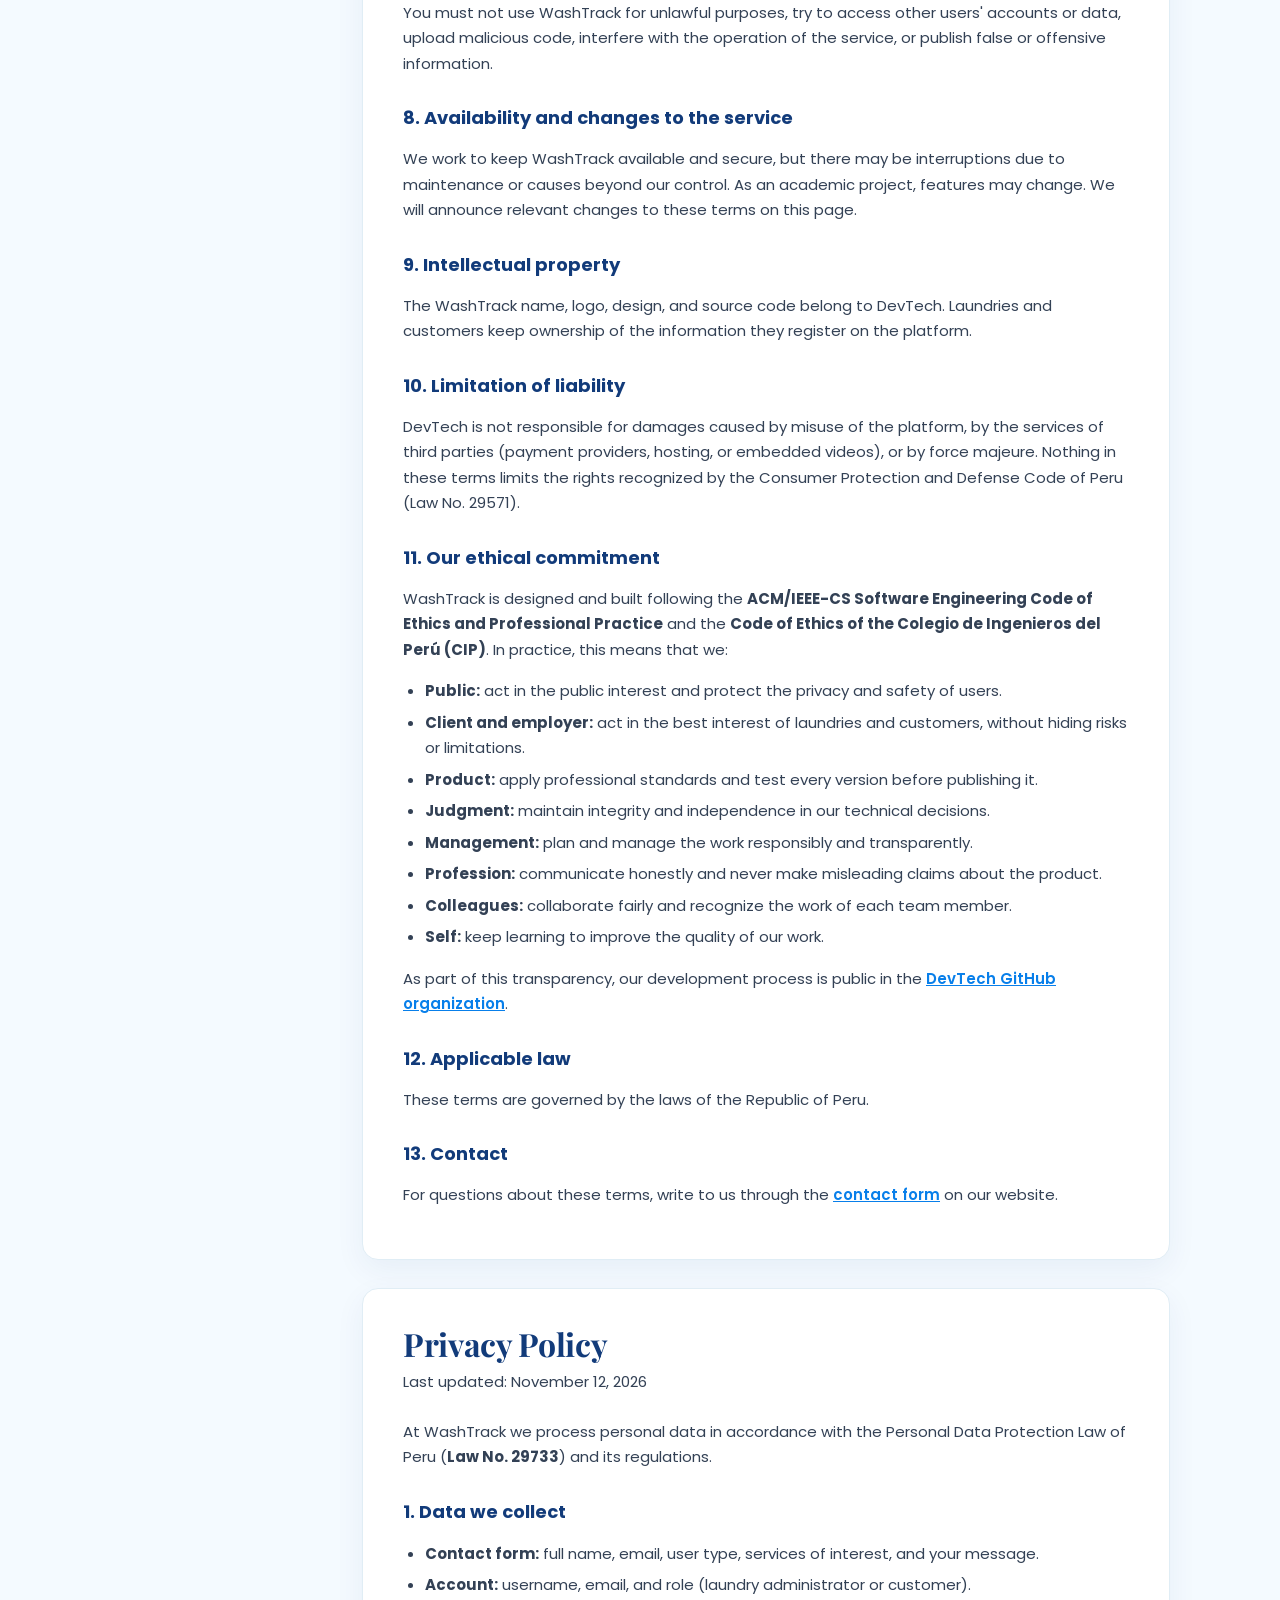
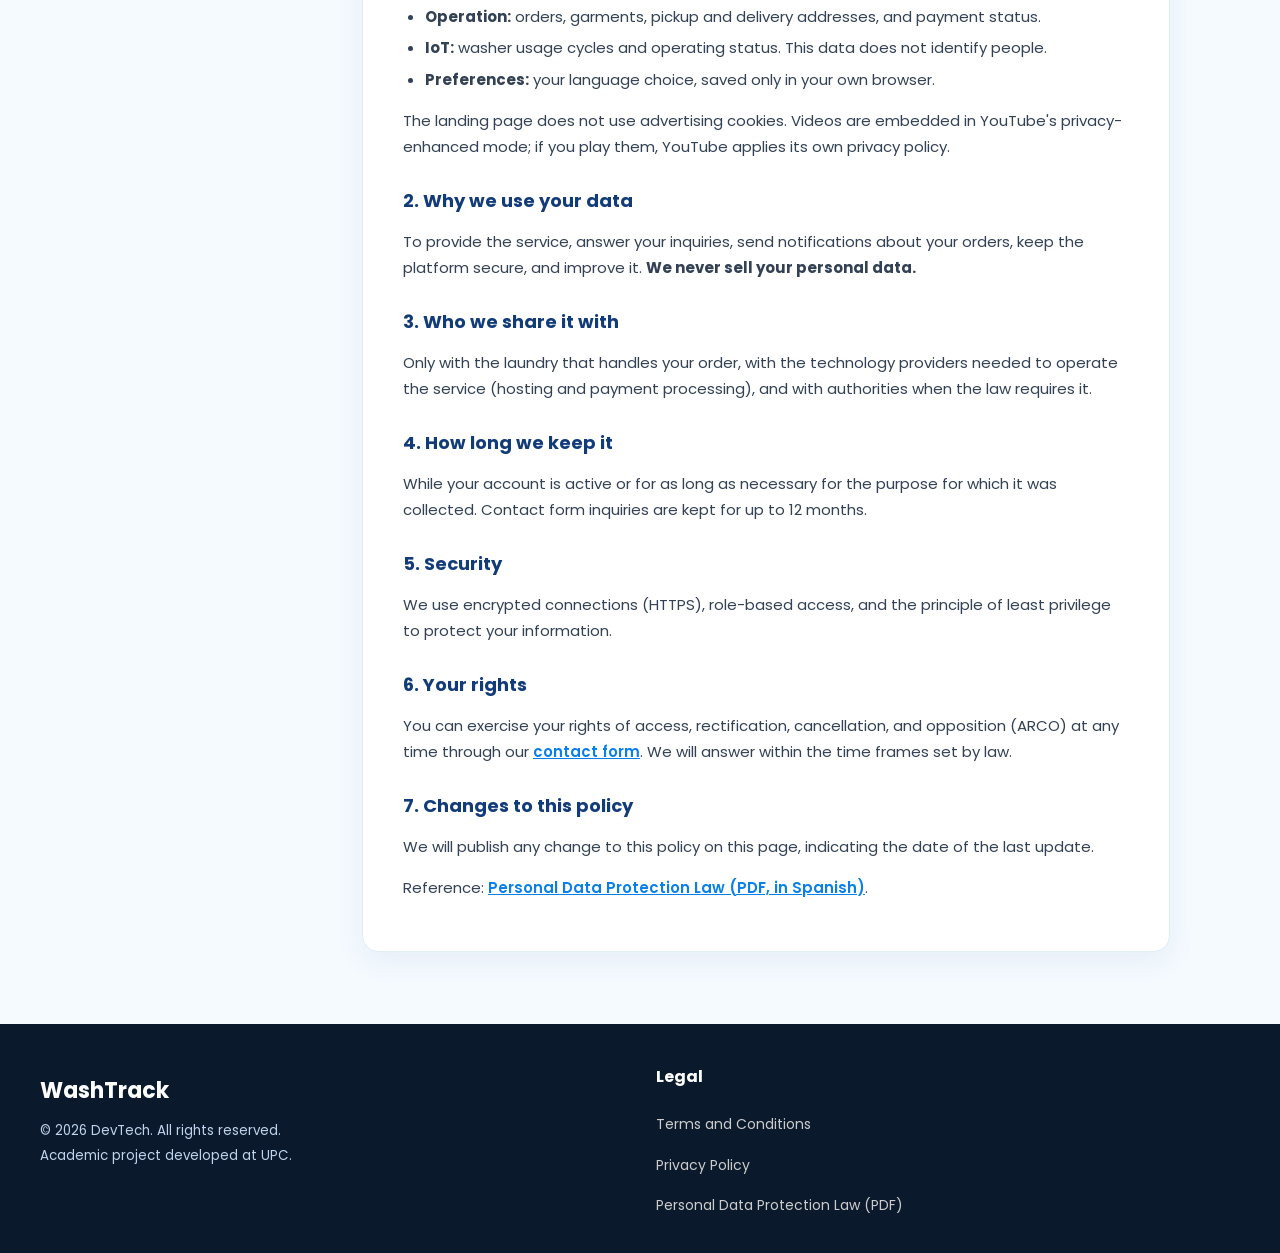
<file: terms.html>
<!DOCTYPE html>
<html lang="en-US">

<head>
    <meta charset="UTF-8" />
    <meta name="viewport" content="width=device-width, initial-scale=1.0" />
    <meta http-equiv="X-UA-Compatible" content="ie=edge" />

    <title data-i18n="legal.metaTitle">Terms and Conditions - WashTrack</title>
    <meta name="description" data-i18n-attr="content:legal.metaDescription"
        content="Terms and Conditions of Service and Privacy Policy of WashTrack, the laundry management and IoT monitoring platform by DevTech." />
    <meta name="keywords"
        content="WashTrack terms and conditions, privacy policy, personal data protection, Law 29733, DevTech" />
    <meta name="author" content="DevTech Team" />
    <meta name="robots" content="index, follow" />
    <meta name="theme-color" content="#123B7A" />
    <meta property="og:locale" content="en_US" />
    <link rel="icon" type="image/png" href="img/logo1.png" />

    <link rel="preconnect" href="https://fonts.googleapis.com" />
    <link rel="preconnect" href="https://fonts.gstatic.com" crossorigin />
    <link rel="stylesheet"
        href="https://fonts.googleapis.com/css2?family=Playfair+Display:ital,wght@0,600;0,700;1,500;1,600&family=Poppins:wght@400;500;600;700&display=swap" />
    <link rel="stylesheet"
        href="https://fonts.googleapis.com/css2?family=Material+Symbols+Outlined:opsz,wght,FILL,GRAD@24,400,0,0&display=block" />

    <link rel="stylesheet" href="styles.css" />
    <link rel="stylesheet" href="Pie.css" />
</head>

<body class="legal-page">

    <a class="skip-link" href="#main-content" data-i18n="a11y.skip">Skip to main content</a>

    <header class="legal-header">

        <a href="index.html" class="logo" data-i18n-attr="aria-label:nav.home" aria-label="WashTrack home">
            <img height="48" src="img/logo1.png" alt="WashTrack logo" data-i18n-attr="alt:nav.logoAlt" />
        </a>

        <div class="legal-header-actions">

            <div class="lang-switch" role="group" aria-label="Select language"
                data-i18n-attr="aria-label:nav.language">
                <button type="button" class="lang-option active" data-lang="en" lang="en"
                    aria-pressed="true">EN</button>
                <button type="button" class="lang-option" data-lang="es" lang="es" aria-pressed="false">ES</button>
            </div>

            <a href="index.html" class="btn-login-header legal-back">
                <span class="material-symbols-outlined" aria-hidden="true">arrow_back</span>
                <span data-i18n="legal.back">Back to home</span>
            </a>

        </div>

    </header>


    <main id="main-content" class="legal-main" tabindex="-1">

        <nav class="legal-toc" aria-labelledby="legal-toc-title">
            <p id="legal-toc-title" class="legal-toc-title" data-i18n="legal.toc">On this page</p>
            <ul>
                <li><a href="#terms" data-i18n="legal.termsTitle">Terms and Conditions of Service</a></li>
                <li><a href="#privacy" data-i18n="legal.privacyTitle">Privacy Policy</a></li>
            </ul>
        </nav>

        <article class="legal-article">

            <!-- ================= TERMS AND CONDITIONS ================= -->
            <section id="terms" class="legal-section" aria-labelledby="terms-title">

                <h1 id="terms-title" class="display-heading" data-i18n="legal.termsTitle">Terms and Conditions of
                    Service</h1>
                <p class="legal-updated" data-i18n="legal.updated">Last updated: November 12, 2026</p>

                <!-- English (en-US) -->
                <div data-lang-block="en">

                    <h2>1. About WashTrack and these terms</h2>
                    <p>WashTrack is a digital platform developed by <strong>DevTech</strong>, a team of Software
                        Engineering students at the Universidad Peruana de Ciencias Aplicadas (UPC), as part of an
                        academic project. WashTrack connects laundry businesses with their customers to manage
                        orders, track garments, coordinate pickups and deliveries, process payments, and monitor
                        washers through IoT sensors.</p>
                    <p>These Terms and Conditions apply to the WashTrack landing page and web application. By using
                        them, you accept these terms. If you do not agree, please do not use the service.</p>

                    <h2>2. Accounts and roles</h2>
                    <ul>
                        <li><strong>Laundry administrator:</strong> the owner or staff of a laundry who manages
                            customers, orders, services, payments, and washers.</li>
                        <li><strong>Customer:</strong> the person who requests a laundry service and tracks the status
                            of their order.</li>
                    </ul>
                    <p>You must provide truthful information, keep your credentials confidential, and notify us of
                        any unauthorized use of your account. Users under 18 must have the consent of a parent or
                        guardian.</p>

                    <h2>3. Plans, subscriptions, and payments</h2>
                    <ul>
                        <li>Laundries can choose a <strong>Free</strong> plan (S/ 0), a <strong>Basic</strong> plan
                            (S/ 49 per month), or a <strong>Premium</strong> plan (S/ 99 per month). Prices are
                            expressed in Peruvian soles (PEN).</li>
                        <li>Customers do not pay a subscription to use WashTrack. They pay the laundry for the laundry
                            services they request.</li>
                        <li>Subscriptions can be cancelled at any time and remain active until the end of the paid
                            period. There are no hidden charges.</li>
                        <li>Any price change will be announced at least 30 days in advance.</li>
                        <li>Card payments are processed by third-party payment providers. WashTrack does not store
                            full card data.</li>
                    </ul>

                    <h2>4. Responsibilities of laundries</h2>
                    <p>Each laundry is responsible for the laundry service it provides, for publishing accurate
                        prices and estimated times, for updating the status of each order truthfully, and for the
                        care of the garments it receives. WashTrack is a management tool and does not provide
                        laundry services directly.</p>

                    <h2>5. Responsibilities of customers</h2>
                    <p>Customers must describe their garments and special care needs accurately, provide a valid
                        address for pickups and deliveries, and pay for the services they request.</p>

                    <h2>6. IoT monitoring</h2>
                    <p>Data from the washer sensors (usage cycles, operating status, and alerts) is used only to
                        generate maintenance alerts and operational metrics for the laundry. Predictions are
                        estimates to support decisions; they do not replace the technical maintenance recommended by
                        the manufacturer.</p>

                    <h2>7. Acceptable use</h2>
                    <p>You must not use WashTrack for unlawful purposes, try to access other users' accounts or data,
                        upload malicious code, interfere with the operation of the service, or publish false or
                        offensive information.</p>

                    <h2>8. Availability and changes to the service</h2>
                    <p>We work to keep WashTrack available and secure, but there may be interruptions due to
                        maintenance or causes beyond our control. As an academic project, features may change. We
                        will announce relevant changes to these terms on this page.</p>

                    <h2>9. Intellectual property</h2>
                    <p>The WashTrack name, logo, design, and source code belong to DevTech. Laundries and customers
                        keep ownership of the information they register on the platform.</p>

                    <h2>10. Limitation of liability</h2>
                    <p>DevTech is not responsible for damages caused by misuse of the platform, by the services of
                        third parties (payment providers, hosting, or embedded videos), or by force majeure. Nothing
                        in these terms limits the rights recognized by the Consumer Protection and Defense Code of
                        Peru (Law No. 29571).</p>

                    <h2>11. Our ethical commitment</h2>
                    <p>WashTrack is designed and built following the <strong>ACM/IEEE-CS Software Engineering Code of
                            Ethics and Professional Practice</strong> and the <strong>Code of Ethics of the Colegio de
                            Ingenieros del Perú (CIP)</strong>. In practice, this means that we:</p>
                    <ul>
                        <li><strong>Public:</strong> act in the public interest and protect the privacy and safety of
                            users.</li>
                        <li><strong>Client and employer:</strong> act in the best interest of laundries and customers,
                            without hiding risks or limitations.</li>
                        <li><strong>Product:</strong> apply professional standards and test every version before
                            publishing it.</li>
                        <li><strong>Judgment:</strong> maintain integrity and independence in our technical decisions.
                        </li>
                        <li><strong>Management:</strong> plan and manage the work responsibly and transparently.</li>
                        <li><strong>Profession:</strong> communicate honestly and never make misleading claims about the
                            product.</li>
                        <li><strong>Colleagues:</strong> collaborate fairly and recognize the work of each team member.
                        </li>
                        <li><strong>Self:</strong> keep learning to improve the quality of our work.</li>
                    </ul>
                    <p>As part of this transparency, our development process is public in the <a
                            href="https://github.com/1ASI0730-2620-16129-G2-DevTech" target="_blank"
                            rel="noopener noreferrer">DevTech GitHub organization<span class="visually-hidden"> (opens
                                in a new tab)</span></a>.</p>

                    <h2>12. Applicable law</h2>
                    <p>These terms are governed by the laws of the Republic of Peru.</p>

                    <h2>13. Contact</h2>
                    <p>For questions about these terms, write to us through the <a href="index.html#contact">contact
                            form</a> on our website.</p>

                </div>

                <!-- Latin American Spanish (es-419) -->
                <div data-lang-block="es" lang="es-419" hidden>

                    <h2>1. Sobre WashTrack y estos términos</h2>
                    <p>WashTrack es una plataforma digital desarrollada por <strong>DevTech</strong>, un equipo de
                        estudiantes de Ingeniería de Software de la Universidad Peruana de Ciencias Aplicadas (UPC),
                        como parte de un proyecto académico. WashTrack conecta a las lavanderías con sus clientes
                        para gestionar pedidos, hacer seguimiento de prendas, coordinar recojos y entregas, procesar
                        pagos y monitorear las lavadoras mediante sensores IoT.</p>
                    <p>Estos Términos y Condiciones aplican a la landing page y a la aplicación web de WashTrack. Al
                        utilizarlas, aceptas estos términos. Si no estás de acuerdo, te pedimos no utilizar el
                        servicio.</p>

                    <h2>2. Cuentas y roles</h2>
                    <ul>
                        <li><strong>Administrador de lavandería:</strong> dueño o personal de una lavandería que
                            gestiona clientes, pedidos, servicios, pagos y lavadoras.</li>
                        <li><strong>Cliente:</strong> persona que solicita un servicio de lavandería y hace
                            seguimiento al estado de su pedido.</li>
                    </ul>
                    <p>Debes brindar información veraz, mantener la confidencialidad de tus credenciales y avisarnos
                        de cualquier uso no autorizado de tu cuenta. Los menores de 18 años deben contar con el
                        consentimiento de sus padres o tutores.</p>

                    <h2>3. Planes, suscripciones y pagos</h2>
                    <ul>
                        <li>Las lavanderías pueden elegir el plan <strong>Gratuito</strong> (S/ 0), el plan
                            <strong>Básico</strong> (S/ 49 al mes) o el plan <strong>Premium</strong> (S/ 99 al mes).
                            Los precios están expresados en soles (PEN).</li>
                        <li>Los clientes no pagan una suscripción para usar WashTrack. Pagan a la lavandería por los
                            servicios de lavado que solicitan.</li>
                        <li>La suscripción puede cancelarse en cualquier momento y se mantiene activa hasta el final
                            del periodo pagado. No existen cobros ocultos.</li>
                        <li>Cualquier cambio de precio se comunicará con al menos 30 días de anticipación.</li>
                        <li>Los pagos con tarjeta son procesados por proveedores de pago externos. WashTrack no
                            almacena los datos completos de las tarjetas.</li>
                    </ul>

                    <h2>4. Responsabilidades de las lavanderías</h2>
                    <p>Cada lavandería es responsable del servicio de lavado que brinda, de publicar precios y
                        tiempos estimados correctos, de actualizar con veracidad el estado de cada pedido y del
                        cuidado de las prendas que recibe. WashTrack es una herramienta de gestión y no presta
                        directamente servicios de lavandería.</p>

                    <h2>5. Responsabilidades de los clientes</h2>
                    <p>Los clientes deben describir correctamente sus prendas y cuidados especiales, indicar una
                        dirección válida para recojos y entregas, y pagar los servicios que solicitan.</p>

                    <h2>6. Monitoreo IoT</h2>
                    <p>Los datos de los sensores de las lavadoras (ciclos de uso, estado de funcionamiento y alertas)
                        se utilizan únicamente para generar alertas de mantenimiento y métricas operativas para la
                        lavandería. Las predicciones son estimaciones de apoyo a la toma de decisiones y no
                        reemplazan el mantenimiento técnico recomendado por el fabricante.</p>

                    <h2>7. Uso aceptable</h2>
                    <p>No debes usar WashTrack con fines ilícitos, intentar acceder a cuentas o datos de otros
                        usuarios, subir código malicioso, interferir con el funcionamiento del servicio ni publicar
                        información falsa u ofensiva.</p>

                    <h2>8. Disponibilidad y cambios en el servicio</h2>
                    <p>Trabajamos para mantener WashTrack disponible y seguro, pero pueden existir interrupciones por
                        mantenimiento o por causas fuera de nuestro control. Al ser un proyecto académico, las
                        funcionalidades pueden cambiar. Comunicaremos en esta página los cambios relevantes en estos
                        términos.</p>

                    <h2>9. Propiedad intelectual</h2>
                    <p>El nombre, el logotipo, el diseño y el código fuente de WashTrack pertenecen a DevTech. Las
                        lavanderías y los clientes conservan la titularidad de la información que registran en la
                        plataforma.</p>

                    <h2>10. Limitación de responsabilidad</h2>
                    <p>DevTech no se responsabiliza por daños causados por el mal uso de la plataforma, por servicios
                        de terceros (proveedores de pago, hosting o videos incrustados) ni por casos de fuerza mayor.
                        Nada en estos términos limita los derechos reconocidos por el Código de Protección y Defensa
                        del Consumidor del Perú (Ley N.° 29571).</p>

                    <h2>11. Nuestro compromiso ético</h2>
                    <p>WashTrack se diseña y construye siguiendo el <strong>Código de Ética y Práctica Profesional de
                            la Ingeniería de Software de ACM/IEEE-CS</strong> y el <strong>Código de Ética del Colegio
                            de Ingenieros del Perú (CIP)</strong>. En la práctica, esto significa que:</p>
                    <ul>
                        <li><strong>Sociedad:</strong> actuamos en favor del interés público y protegemos la privacidad
                            y la seguridad de los usuarios.</li>
                        <li><strong>Cliente y empleador:</strong> actuamos en el mejor interés de las lavanderías y
                            los clientes, sin ocultar riesgos ni limitaciones.</li>
                        <li><strong>Producto:</strong> aplicamos estándares profesionales y probamos cada versión
                            antes de publicarla.</li>
                        <li><strong>Juicio:</strong> mantenemos integridad e independencia en nuestras decisiones
                            técnicas.</li>
                        <li><strong>Gestión:</strong> planificamos y gestionamos el trabajo de forma responsable y
                            transparente.</li>
                        <li><strong>Profesión:</strong> comunicamos con honestidad y nunca hacemos afirmaciones
                            engañosas sobre el producto.</li>
                        <li><strong>Colegas:</strong> colaboramos de forma justa y reconocemos el trabajo de cada
                            integrante.</li>
                        <li><strong>Personal:</strong> seguimos aprendiendo para mejorar la calidad de nuestro
                            trabajo.</li>
                    </ul>
                    <p>Como parte de esta transparencia, nuestro proceso de desarrollo es público en la <a
                            href="https://github.com/1ASI0730-2620-16129-G2-DevTech" target="_blank"
                            rel="noopener noreferrer">organización de GitHub de DevTech<span class="visually-hidden">
                                (se abre en una pestaña nueva)</span></a>.</p>

                    <h2>12. Ley aplicable</h2>
                    <p>Estos términos se rigen por las leyes de la República del Perú.</p>

                    <h2>13. Contacto</h2>
                    <p>Si tienes dudas sobre estos términos, escríbenos mediante el <a
                            href="index.html#contact">formulario de atención</a> de nuestro sitio web.</p>

                </div>

            </section>


            <!-- ================= PRIVACY POLICY ================= -->
            <section id="privacy" class="legal-section" aria-labelledby="privacy-title">

                <h2 id="privacy-title" class="display-heading legal-section-title" data-i18n="legal.privacyTitle">
                    Privacy Policy</h2>
                <p class="legal-updated" data-i18n="legal.updated">Last updated: November 12, 2026</p>

                <!-- English (en-US) -->
                <div data-lang-block="en">

                    <p>At WashTrack we process personal data in accordance with the Personal Data Protection Law of
                        Peru (<strong>Law No. 29733</strong>) and its regulations.</p>

                    <h3>1. Data we collect</h3>
                    <ul>
                        <li><strong>Contact form:</strong> full name, email, user type, services of interest, and your
                            message.</li>
                        <li><strong>Account:</strong> username, email, and role (laundry administrator or customer).
                        </li>
                        <li><strong>Operation:</strong> orders, garments, pickup and delivery addresses, and payment
                            status.</li>
                        <li><strong>IoT:</strong> washer usage cycles and operating status. This data does not
                            identify people.</li>
                        <li><strong>Preferences:</strong> your language choice, saved only in your own browser.</li>
                    </ul>
                    <p>The landing page does not use advertising cookies. Videos are embedded in YouTube's
                        privacy-enhanced mode; if you play them, YouTube applies its own privacy policy.</p>

                    <h3>2. Why we use your data</h3>
                    <p>To provide the service, answer your inquiries, send notifications about your orders, keep the
                        platform secure, and improve it. <strong>We never sell your personal data.</strong></p>

                    <h3>3. Who we share it with</h3>
                    <p>Only with the laundry that handles your order, with the technology providers needed to operate
                        the service (hosting and payment processing), and with authorities when the law requires it.
                    </p>

                    <h3>4. How long we keep it</h3>
                    <p>While your account is active or for as long as necessary for the purpose for which it was
                        collected. Contact form inquiries are kept for up to 12 months.</p>

                    <h3>5. Security</h3>
                    <p>We use encrypted connections (HTTPS), role-based access, and the principle of least privilege
                        to protect your information.</p>

                    <h3>6. Your rights</h3>
                    <p>You can exercise your rights of access, rectification, cancellation, and opposition (ARCO) at
                        any time through our <a href="index.html#contact">contact form</a>. We will answer within the
                        time frames set by law.</p>

                    <h3>7. Changes to this policy</h3>
                    <p>We will publish any change to this policy on this page, indicating the date of the last update.
                    </p>

                    <p>Reference: <a href="Documentos/LeyProteccionDatos.pdf">Personal Data Protection Law (PDF, in
                            Spanish)</a>.</p>

                </div>

                <!-- Latin American Spanish (es-419) -->
                <div data-lang-block="es" lang="es-419" hidden>

                    <p>En WashTrack tratamos los datos personales de acuerdo con la Ley de Protección de Datos
                        Personales del Perú (<strong>Ley N.° 29733</strong>) y su reglamento.</p>

                    <h3>1. Datos que recopilamos</h3>
                    <ul>
                        <li><strong>Formulario de atención:</strong> nombres completos, correo electrónico, tipo de
                            usuario, servicios de interés y tu mensaje.</li>
                        <li><strong>Cuenta:</strong> nombre de usuario, correo electrónico y rol (administrador de
                            lavandería o cliente).</li>
                        <li><strong>Operación:</strong> pedidos, prendas, direcciones de recojo y entrega, y estado de
                            pago.</li>
                        <li><strong>IoT:</strong> ciclos de uso y estado de funcionamiento de las lavadoras. Estos
                            datos no identifican a personas.</li>
                        <li><strong>Preferencias:</strong> tu idioma elegido, guardado solo en tu propio navegador.
                        </li>
                    </ul>
                    <p>La landing page no utiliza cookies publicitarias. Los videos se incrustan en el modo de
                        privacidad mejorada de YouTube; si los reproduces, YouTube aplica su propia política de
                        privacidad.</p>

                    <h3>2. Para qué usamos tus datos</h3>
                    <p>Para brindar el servicio, responder tus consultas, enviarte notificaciones sobre tus pedidos,
                        mantener la plataforma segura y mejorarla. <strong>Nunca vendemos tus datos
                            personales.</strong></p>

                    <h3>3. Con quién los compartimos</h3>
                    <p>Solo con la lavandería que atiende tu pedido, con los proveedores tecnológicos necesarios para
                        operar el servicio (hosting y procesamiento de pagos) y con las autoridades cuando la ley lo
                        exija.</p>

                    <h3>4. Cuánto tiempo los conservamos</h3>
                    <p>Mientras tu cuenta esté activa o durante el tiempo necesario para la finalidad con la que se
                        recopilaron. Las consultas del formulario de atención se conservan hasta por 12 meses.</p>

                    <h3>5. Seguridad</h3>
                    <p>Utilizamos conexiones cifradas (HTTPS), acceso por roles y el principio de mínimo privilegio
                        para proteger tu información.</p>

                    <h3>6. Tus derechos</h3>
                    <p>Puedes ejercer tus derechos de acceso, rectificación, cancelación y oposición (ARCO) en
                        cualquier momento mediante nuestro <a href="index.html#contact">formulario de atención</a>.
                        Responderemos dentro de los plazos establecidos por la ley.</p>

                    <h3>7. Cambios en esta política</h3>
                    <p>Publicaremos cualquier cambio de esta política en esta página, indicando la fecha de la última
                        actualización.</p>

                    <p>Referencia: <a href="Documentos/LeyProteccionDatos.pdf">Ley de Protección de Datos Personales
                            (PDF)</a>.</p>

                </div>

            </section>

        </article>

    </main>


    <footer class="footer">
        <div class="footer-container legal-footer">
            <div class="footer-brand">
                <p>WashTrack</p>
                <small data-i18n="footer.rights">© 2026 DevTech. All rights reserved.</small>
                <br>
                <small data-i18n="footer.academic">Academic project developed at UPC.</small>
            </div>
            <nav class="footer-links" aria-labelledby="legal-footer-title">
                <h2 class="footer-title" id="legal-footer-title" data-i18n="footer.legal">Legal</h2>
                <a href="#terms" data-i18n="footer.terms">Terms and Conditions</a>
                <a href="#privacy" data-i18n="footer.privacy">Privacy Policy</a>
                <a href="Documentos/LeyProteccionDatos.pdf" data-i18n="footer.dataLaw">Personal Data Protection Law
                    (PDF)</a>
            </nav>
        </div>
    </footer>


    <script src="i18n.js"></script>

</body>

</html>
</file>
<file: styles.css>
/* Design tokens (Style Guide 4.1.1 - shared with the WashTrack Web Application) */
:root {
    --wt-primary: #123B7A;
    --wt-primary-dark: #0B192C;
    --wt-secondary: #087FEA;
    --wt-secondary-light: #22B8F0;
    --wt-surface: #EAF8FF;
    --wt-white: #FFFFFF;
    --wt-success: #1A8A5F;
    --wt-danger: #C2452F;
    --wt-warning: #D97706;
    --wt-border: #DCE9F5;
    --wt-text: #172554;
    --wt-text-muted: #475569;
    --wt-font-body: 'Poppins', Arial, Helvetica, sans-serif;
    --wt-font-title: 'Playfair Display', Georgia, 'Times New Roman', serif;
}

* {
    box-sizing: border-box;
}

html {
    scroll-behavior: smooth;
    scroll-padding-top: 90px;
}

body {
    margin: 0;
    font-family: var(--wt-font-body);
    color: var(--wt-text);
    background-color: var(--wt-white);
}

img {
    max-width: 100%;
}


/* ---------- Accessibility helpers (a11y) ---------- */

.skip-link {
    position: absolute;
    top: -100px;
    left: 16px;
    z-index: 2000;

    background-color: var(--wt-primary);
    color: var(--wt-white);

    font-weight: 600;
    text-decoration: none;

    padding: 12px 18px;
    border-radius: 0 0 10px 10px;
}

.skip-link:focus {
    top: 0;
}

.visually-hidden {
    position: absolute !important;
    width: 1px;
    height: 1px;
    padding: 0;
    margin: -1px;
    overflow: hidden;
    clip: rect(0, 0, 0, 0);
    white-space: nowrap;
    border: 0;
}

a:focus-visible,
button:focus-visible,
input:focus-visible,
select:focus-visible,
textarea:focus-visible,
iframe:focus-visible {
    outline: 3px solid var(--wt-secondary);
    outline-offset: 2px;
}

main:focus {
    outline: none;
}

.material-symbols-outlined {
    font-family: 'Material Symbols Outlined';
    font-weight: normal;
    font-style: normal;
    line-height: 1;
    letter-spacing: normal;
    text-transform: none;
    white-space: nowrap;
    direction: ltr;
    -webkit-font-smoothing: antialiased;
}



.topheader {
    position: fixed;
    top: 0;
    left: 0;
    z-index: 1000;

    background-color: white;

    width: 100%;

    display: flex;
    align-items: center;
    justify-content: space-between;

    padding: 16px 40px;

    box-shadow: 0 2px 10px rgba(18, 59, 122, 0.12);
}

.logo img {
    display: block;
    height: 48px;
    width: auto;
    object-fit: contain;
}


.nav-collapse {
    display: contents;
}

.Menu-Horizontal {
    list-style: none;

    display: flex;

    justify-content: center;

    align-items: center;

    flex: 1;

    gap: 32px;

    margin: 0;
    padding: 0;
}

.Menu-Horizontal li a {
    display: block;

    text-decoration: none;

    color: #123B7A;

    font-weight: 600;

    font-size: 14.5px;

    padding: 8px 4px;

    border-bottom: 2px solid transparent;

    transition: 0.3s;
}

.Menu-Horizontal li a:hover,
.Menu-Horizontal li a[aria-current="true"] {
    color: #087FEA;

    border-bottom-color: #087FEA;
}

.nav-actions {
    display: flex;
    align-items: center;
    gap: 16px;
}

.lang-switch {
    display: flex;
    align-items: center;
    gap: 2px;

    padding: 4px;

    border-radius: 20px;

    background-color: #EAF8FF;
    border: 1px solid #CDE7F5;
}

.lang-option {
    font-family: inherit;
    font-size: 12px;
    font-weight: 700;
    letter-spacing: 0.02em;

    color: #3E5578;
    background: none;
    border: none;

    padding: 6px 14px;
    border-radius: 16px;

    cursor: pointer;
    transition: 0.2s;
}

.lang-option:hover:not(.active) {
    color: #123B7A;
}

.lang-option.active {
    background-color: #123B7A;
    color: #FFFFFF;
}

.lang-option:focus-visible,
.btn-cta-header:focus-visible {
    outline: 2px solid #087FEA;
    outline-offset: 2px;
}

.btn-cta-header {
    background-color: #123B7A;
    color: #FFFFFF;

    font-weight: 700;
    font-size: 14px;

    text-decoration: none;
    white-space: nowrap;

    padding: 12px 22px;
    border-radius: 10px;

    transition: 0.2s;
}

.btn-cta-header:hover {
    background-color: #087FEA;
}

.btn-login-header {
    color: #123B7A;

    font-weight: 600;
    font-size: 14px;

    text-decoration: none;
    white-space: nowrap;

    padding: 11px 18px;
    border: 1px solid #BFDCEC;
    border-radius: 10px;

    transition: 0.2s;
}

.btn-login-header:hover {
    border-color: #087FEA;
    color: #087FEA;
}



.seccion-productos {
    padding: 140px 20px 70px;

    background:
        linear-gradient(
            135deg,
            #EAF8FF,
            #FFFFFF
        );
}

.div-gral-bca {
    display: flex;

    justify-content: space-between;

    align-items: center;

    max-width: 1200px;

    margin: 0 auto;

    gap: 40px;
}

.div-prod-texto {
    flex: 1;
}

.div-prod-texto h1,
.div-prod-texto h2 {
    color: #123B7A;

    font-size: 38px;

    margin-bottom: 15px;
}

.div-prod-texto p {
    color: #475569;

    line-height: 1.7;

    /* Left aligned: justified text hurts readability (WCAG 1.4.8) */
    text-align: left;

    margin-bottom: 15px;
}

.eyebrow {
    display: flex;
    align-items: center;
    gap: 8px;

    font-size: 12.5px;
    font-weight: 700;
    letter-spacing: 0.06em;
    text-transform: uppercase;

    color: #087FEA;

    margin-bottom: 14px;
}

.eyebrow .dot {
    width: 6px;
    height: 6px;
    flex-shrink: 0;
    border-radius: 50%;
    background-color: #087FEA;
}

/* Titulares con acento editorial: serif + palabra/frase en itálica de color */
.display-heading {
    font-family: var(--wt-font-title);
    font-weight: 700;
    line-height: 1.2;
    letter-spacing: -0.01em;
}

.display-heading em {
    font-style: italic;
    font-weight: 600;
    color: #087FEA;
}

.div-prod-texto h1.display-heading,
.div-prod-texto h2.display-heading {
    font-size: 44px;
}

.hero-cta-row {
    display: flex;
    flex-wrap: wrap;
    gap: 14px;

    margin-top: 10px;
}

.btn-primario,
.btn-secundario {
    display: inline-flex;
    align-items: center;
    gap: 8px;

    font-weight: 700;
    font-size: 15px;

    text-decoration: none;

    padding: 13px 26px;
    border-radius: 10px;

    transition: 0.2s;
}

.btn-primario {
    background-color: #123B7A;
    color: #FFFFFF;
}

.btn-primario:hover {
    background-color: #087FEA;
}

.btn-primario .arrow {
    display: inline-block;
    transition: transform 0.2s;
}

.btn-primario:hover .arrow {
    transform: translateX(4px);
}

.btn-secundario {
    background-color: transparent;
    color: #123B7A;
    border: 1px solid #BFDCEC;
}

.btn-secundario:hover {
    border-color: #087FEA;
    color: #087FEA;
}


.hero-stats {
    display: flex;
    flex-wrap: wrap;
    gap: 36px;

    margin-top: 40px;

    padding-top: 32px;

    border-top: 1px solid #DCE6F0;
}

.stat-item strong {
    display: block;

    font-family: var(--wt-font-title);
    font-weight: 700;
    font-size: 32px;
    line-height: 1;

    color: #087FEA;

    margin-bottom: 6px;
}

.stat-item span {
    display: block;

    max-width: 190px;

    font-size: 13px;
    line-height: 1.5;

    color: #64748B;
}


.hero-visual {
    flex: 1;

    display: flex;
    justify-content: center;
}

.dashboard-wrap {
    position: relative;

    width: 100%;
    max-width: 420px;
}

.dashboard-card {
    width: 100%;

    background-color: white;

    border: 1px solid #E7F1FA;
    border-radius: 20px;

    padding: 24px;

    box-shadow: 0 20px 50px rgba(18, 59, 122, 0.18);
}

.dashboard-head {
    display: flex;
    align-items: center;
    justify-content: space-between;

    margin-bottom: 20px;
}

.dashboard-title {
    margin: 0;

    color: #123B7A;
    font-size: 16px;
    font-weight: 700;
}

.badge-online {
    display: flex;
    align-items: center;
    gap: 6px;

    font-size: 12px;
    font-weight: 600;

    color: #1A8A5F;
    background-color: #E8F9F1;

    padding: 5px 10px;
    border-radius: 20px;
}

.badge-online .dot {
    width: 6px;
    height: 6px;
    border-radius: 50%;
    background-color: #1A8A5F;
}

.dashboard-stats {
    display: grid;
    grid-template-columns: repeat(3, 1fr);
    gap: 10px;

    margin-bottom: 22px;
}

.dashboard-stat {
    border-left: 3px solid #087FEA;

    background-color: #F7FBFF;
    border-radius: 8px;

    padding: 10px 12px;
}

.dashboard-stat.accent-green {
    border-left-color: #1A8A5F;
}

.dashboard-stat.accent-red {
    border-left-color: #C2452F;
}

.ds-label {
    display: block;

    font-size: 10px;
    font-weight: 700;
    letter-spacing: 0.04em;
    text-transform: uppercase;

    color: #7C8BA6;

    margin-bottom: 4px;
}

.dashboard-stat strong {
    display: block;

    font-size: 21px;
    color: #123B7A;
    line-height: 1.1;
}

.ds-delta {
    display: block;

    font-size: 11px;
    color: #64748B;

    margin-top: 3px;
}

.ds-delta.up {
    color: #1A8A5F;
}

.dc-label {
    display: block;

    font-size: 11px;
    font-weight: 700;
    letter-spacing: 0.04em;
    text-transform: uppercase;

    color: #7C8BA6;

    margin-bottom: 10px;
}

.dc-bars {
    display: flex;
    align-items: flex-end;
    gap: 8px;

    height: 80px;
}

.dc-bars span {
    flex: 1;

    height: var(--h);

    background-color: #D6EAFB;
    border-radius: 4px 4px 0 0;
}

.dc-bars span.peak {
    background-color: #087FEA;
}

.dashboard-toast {
    position: absolute;
    bottom: -18px;
    right: 12px;

    display: flex;
    align-items: center;
    gap: 8px;

    max-width: 260px;

    background-color: #123B7A;
    color: white;

    font-size: 12.5px;
    font-weight: 600;
    line-height: 1.4;

    padding: 12px 16px;
    border-radius: 12px;

    box-shadow: 0 12px 24px rgba(18, 59, 122, 0.25);
}

.dashboard-toast .dot {
    width: 7px;
    height: 7px;
    flex-shrink: 0;
    border-radius: 50%;
    background-color: #FFB020;
}



.div-bca-video {
    flex: 1;

    display: flex;

    justify-content: center;
}

.div-bca-video iframe {
    width: 100%;

    max-width: 500px;

    border-radius: 15px;

    box-shadow:
        0 10px 25px rgba(18, 59, 122, 0.15);
}



.seccion-caracteristicas {
    padding: 80px 20px;

    background-color: white;
}

.caracteristicas-cabecera,
.problema-cabecera,
.para-quien-cabecera {
    max-width: 700px;

    margin: 0 auto 40px;

    text-align: center;
}

.caracteristicas-cabecera h2,
.problema-cabecera h2,
.para-quien-cabecera h2 {
    color: #123B7A;

    font-size: 32px;
}

.caracteristicas-grid {
    display: grid;
    grid-template-columns: repeat(auto-fit, minmax(240px, 1fr));
    gap: 20px;

    max-width: 1200px;

    list-style: none;
    padding: 0;
    margin: 0 auto 60px;
}

.caracteristica-card {
    background-color: #F7FBFF;

    border: 1px solid #E0EDF5;
    border-radius: 14px;

    padding: 26px;

    /* Material Design elevation level 1 -> level 2 on hover */
    box-shadow: 0 1px 3px rgba(18, 59, 122, 0.08);
    transition: box-shadow 0.2s, transform 0.2s;
}

.caracteristica-card:hover {
    box-shadow: 0 8px 20px rgba(18, 59, 122, 0.14);
    transform: translateY(-2px);
}

.feature-icon {
    display: inline-flex;
    align-items: center;
    justify-content: center;

    width: 48px;
    height: 48px;

    font-size: 26px;

    color: #087FEA;
    background-color: #EAF8FF;
    border-radius: 12px;

    margin-bottom: 16px;
}

.caracteristica-card h3 {
    color: #123B7A;

    font-size: 17px;

    margin: 0 0 10px;
}

.caracteristica-card p {
    color: #64748B;

    font-size: 14px;

    line-height: 1.6;

    margin: 0;
}

.caracteristicas-demo {
    margin-top: 60px;

    padding-top: 60px;

    border-top: 1px solid #E0EDF5;
}

.caracteristicas-demo .div-prod-texto h3 {
    color: #123B7A;

    font-size: 22px;

    margin-bottom: 12px;
}

.tracking-demo {
    flex: 1;

    background-color: #F4FAFF;

    border-radius: 20px;

    padding: 30px;

    box-shadow:
        0 10px 30px rgba(18, 59, 122, 0.12);
}

.tracking-demo h4 {
    color: #123B7A;

    font-size: 18px;

    margin-top: 0;

    margin-bottom: 25px;
}

.tracking-steps {
    list-style: none;

    padding: 0;
    margin: 0;
}

.estado-pedido {
    display: flex;

    align-items: center;

    gap: 15px;

    padding: 12px 0;

    border-left: 3px solid #C9E7F7;

    padding-left: 15px;
}

.estado-pedido span {
    width: 32px;

    height: 32px;

    border-radius: 50%;

    display: flex;

    align-items: center;

    justify-content: center;

    background-color: #DCEEF8;

    color: #64748B;

    font-weight: bold;
}

.estado-pedido.activo {
    border-left-color: #087FEA;
}

.estado-pedido.activo span {
    background-color: #087FEA;

    color: white;
}

.estado-pedido strong {
    display: block;

    color: #123B7A;
}

.estado-pedido small {
    color: #64748B;
}


/* PROBLEMA / SOLUCIÓN */

.seccion-problema {
    padding: 80px 20px;

    background-color: #F4FAFF;
}

.problema-tabla {
    max-width: 1000px;

    margin: 0 auto;

    background-color: white;

    border: 1px solid #E0EDF5;
    border-radius: 16px;

    overflow: hidden;

    box-shadow: 0 10px 30px rgba(18, 59, 122, 0.08);
}

.problema-fila {
    display: grid;
    grid-template-columns: 1fr 1fr;
}

.problema-fila + .problema-fila {
    border-top: 1px solid #E0EDF5;
}

.problema-col {
    padding: 22px 26px;
}

.problema-col.problema {
    border-right: 1px solid #E0EDF5;
}

.problema-col p {
    color: #172554;

    font-size: 14.5px;

    line-height: 1.6;

    margin: 0;
}

.tag-hoy,
.tag-solucion {
    display: block;

    font-size: 11px;
    font-weight: 700;
    letter-spacing: 0.06em;
    text-transform: uppercase;

    margin-bottom: 8px;
}

.tag-hoy {
    color: #B7412E;
}

.tag-solucion {
    color: #087FEA;
}

.problema-cta {
    display: flex;
    justify-content: center;

    margin-top: 32px;
}


/* PARA QUIÉN */

.seccion-para-quien {
    padding: 80px 20px;

    background-color: white;
}

.quien-grid {
    display: grid;
    grid-template-columns: repeat(auto-fit, minmax(280px, 1fr));
    gap: 20px;

    max-width: 900px;

    margin: 0 auto;
}

.quien-card {
    background-color: #F7FBFF;

    border: 1px solid #E0EDF5;
    border-radius: 16px;

    overflow: hidden;
}

.quien-img {
    display: block;

    width: 100%;
    height: 190px;

    object-fit: cover;
}

.quien-card-body {
    padding: 26px 30px 30px;
}

.quien-card h3 {
    color: #123B7A;

    font-size: 19px;

    margin: 8px 0 10px;
}

.quien-card p {
    color: #64748B;

    font-size: 14.5px;

    line-height: 1.6;

    margin-bottom: 20px;
}

.quien-login {
    text-align: center;

    color: #475569;
    font-size: 14.5px;

    margin: 28px 0 0;
}

.quien-login a {
    color: #087FEA;
    font-weight: 600;
    margin-left: 4px;
}


/* SOBRE NOSOTROS */

.seccion-nosotros {
    padding: 80px 20px;

    background:
        linear-gradient(
            135deg,
            #123B7A,
            #087FEA
        );
}

.seccion-nosotros .div-prod-texto h2 {
    color: white;
}

.seccion-nosotros .div-prod-texto p {
    color: #E0F2FE;
}

.seccion-nosotros .eyebrow {
    color: #BFE4FF;
}

.seccion-nosotros .eyebrow .dot {
    background-color: #BFE4FF;
}

.seccion-nosotros .display-heading em {
    color: #BFE4FF;
}

.seccion-nosotros .btn-secundario {
    background-color: rgba(255, 255, 255, 0.08);
    border-color: rgba(255, 255, 255, 0.5);
    color: white;
}

.seccion-nosotros .btn-secundario:hover {
    background-color: white;
    color: #123B7A;
}

.valores-grid {
    flex: 1;

    display: grid;
    grid-template-columns: repeat(2, 1fr);
    gap: 12px;

    list-style: none;
    padding: 0;
    margin: 0;
}

.valor-chip {
    background-color: rgba(255, 255, 255, 0.08);

    border: 1px solid rgba(255, 255, 255, 0.25);
    border-radius: 10px;

    padding: 16px;
}

.valor-chip strong {
    display: block;

    color: white;

    font-size: 14px;

    margin-bottom: 4px;
}

.valor-chip span {
    color: #D6ECFF;

    font-size: 12.5px;
}


/* EQUIPO */

.seccion-equipo {
    padding: 80px 20px;

    background-color: white;
}

.equipo-cabecera,
.planes-cabecera {
    max-width: 700px;

    margin: 0 auto 40px;

    text-align: center;
}

.equipo-cabecera .eyebrow,
.planes-cabecera .eyebrow,
.caracteristicas-cabecera .eyebrow,
.problema-cabecera .eyebrow,
.para-quien-cabecera .eyebrow {
    justify-content: center;
}

.equipo-cabecera h2,
.planes-cabecera h2 {
    color: #123B7A;

    font-size: 32px;
}

.equipo-cabecera p,
.planes-cabecera > p {
    color: #475569;

    line-height: 1.6;
}

.equipo-grid {
    display: grid;
    grid-template-columns: repeat(auto-fit, minmax(200px, 1fr));
    gap: 20px;

    max-width: 1200px;

    list-style: none;
    padding: 0;
    margin: 0 auto;
}

.miembro-card {
    text-align: center;

    background-color: #F7FBFF;

    border: 1px solid #E0EDF5;
    border-radius: 16px;

    padding: 28px 20px;

    box-shadow: 0 1px 3px rgba(18, 59, 122, 0.08);
}

.miembro-foto {
    width: 128px;
    height: 128px;

    object-fit: cover;
    object-position: center top;

    border-radius: 50%;
    border: 4px solid white;

    box-shadow: 0 6px 16px rgba(18, 59, 122, 0.18);
}

.miembro-card h3 {
    color: #123B7A;

    font-size: 16px;

    margin: 16px 0 4px;
}

.miembro-carrera {
    color: #087FEA;

    font-size: 12.5px;
    font-weight: 600;

    margin: 0 0 10px;
}

.miembro-rol {
    color: #64748B;

    font-size: 13.5px;
    line-height: 1.5;

    margin: 0;
}


/* PLANES */

.seccion-planes {
    padding: 80px 20px;

    background-color: #F4FAFF;
}

.planes-grid {
    display: grid;
    grid-template-columns: repeat(auto-fit, minmax(260px, 1fr));
    gap: 20px;
    align-items: stretch;

    max-width: 1100px;

    list-style: none;
    padding: 0;
    margin: 0 auto;
}

.plan-card {
    position: relative;

    display: flex;
    flex-direction: column;

    background-color: white;

    border: 1px solid #E0EDF5;
    border-radius: 16px;

    padding: 32px 28px;

    box-shadow: 0 10px 30px rgba(18, 59, 122, 0.08);
}

.plan-card.destacado {
    border: 2px solid #087FEA;

    box-shadow: 0 16px 36px rgba(8, 127, 234, 0.18);
}

.plan-badge {
    position: absolute;
    top: -14px;
    left: 50%;
    transform: translateX(-50%);

    background-color: #087FEA;
    color: white;

    font-size: 12px;
    font-weight: 700;
    letter-spacing: 0.04em;
    text-transform: uppercase;
    white-space: nowrap;

    padding: 6px 14px;
    border-radius: 20px;
}

.plan-nombre {
    color: #123B7A;

    font-size: 20px;

    margin: 0 0 10px;
}

.plan-precio {
    display: flex;
    align-items: baseline;
    gap: 4px;

    margin: 0 0 10px;
}

.plan-precio strong {
    font-family: var(--wt-font-title);
    font-size: 38px;
    line-height: 1;

    color: #123B7A;
}

.plan-precio span {
    color: #64748B;
    font-size: 14px;
}

.plan-desc {
    color: #475569;

    font-size: 14px;
    line-height: 1.6;

    margin: 0 0 18px;
}

.plan-features {
    list-style: none;

    padding: 0;
    margin: 0 0 26px;

    flex: 1;
}

.plan-features li {
    display: flex;
    align-items: flex-start;
    gap: 10px;

    color: #172554;

    font-size: 14px;
    line-height: 1.5;

    margin-bottom: 10px;
}

.plan-features .material-symbols-outlined {
    font-size: 20px;
    color: #1A8A5F;
}

.plan-card .btn-primario,
.plan-card .btn-secundario {
    justify-content: center;
}

.planes-contacto {
    text-align: center;

    color: #475569;
    font-size: 14.5px;

    margin: 32px 0 0;
}

.planes-contacto a {
    color: #087FEA;
    font-weight: 600;
    margin-left: 4px;
}


.seccion-formulario {
    background-color: #EAF8FF;

    padding: 70px 20px;

    display: flex;

    justify-content: center;
}

.div-cont-formulario {
    background-color: white;

    padding: 35px;

    border: 1px solid #CDE7F5;

    border-radius: 15px;

    width: 100%;

    max-width: 650px;

    box-shadow:
        0 10px 30px rgba(18, 59, 122, 0.10);
}

.div-cont-formulario > h2 {
    color: #123B7A;

    text-align: center;

    margin-bottom: 8px;
}

.div-cont-formulario > p {
    color: #64748B;

    text-align: center;

    margin-bottom: 25px;
}

.campo {
    border: 1px solid #E0EDF5;

    padding: 15px;

    margin-bottom: 15px;

    border-radius: 10px;

    background-color: #F7FBFF;
}

.formulario label,
.formulario legend {
    display: block;

    font-weight: 600;

    margin-bottom: 8px;

    color: #123B7A;
}

.formulario fieldset.campo {
    margin-left: 0;
    margin-right: 0;
    min-width: 0;
}

.formulario legend {
    padding: 0 6px;
}

.req {
    color: #C2452F;
    margin-left: 2px;
}

.campo-error {
    display: flex;
    align-items: center;
    gap: 6px;

    color: #B7412E;

    font-size: 13px;
    font-weight: 500;

    margin: 8px 0 0;
}

.campo-error::before {
    content: "!";

    display: inline-flex;
    align-items: center;
    justify-content: center;
    flex-shrink: 0;

    width: 16px;
    height: 16px;

    font-size: 11px;
    font-weight: 700;

    color: white;
    background-color: #C2452F;
    border-radius: 50%;
}

.campo-error[hidden] {
    display: none;
}

[aria-invalid="true"] {
    border-color: #C2452F !important;
}

.form-status {
    min-height: 1.5em;

    text-align: center;
    font-weight: 600;

    margin: 16px 0 0;
}

.form-status.is-success {
    color: #1A8A5F;
}

.form-status.is-error {
    color: #B7412E;
}


/* INPUT Y SELECT */

input[type="text"],
input[type="email"],
select,
textarea {
    width: 100%;

    padding: 11px;

    border: 1px solid #BFDCEC;

    border-radius: 6px;

    font-family: inherit;
    font-size: 15px;
}

input[type="text"]:focus,
input[type="email"]:focus,
select:focus,
textarea:focus {
    border-color: #087FEA;

    box-shadow:
        0 0 0 3px rgba(8, 127, 234, 0.10);
}


/* CHECKBOX */

.lista-checkbox {
    list-style: none;

    padding: 10px;

    margin: 0;

    background-color: white;

    border-radius: 5px;
}

.lista-checkbox li {
    margin-bottom: 7px;
}

.lista-checkbox label {
    color: #475569;

    font-weight: normal;
}

.lista-checkbox input {
    margin-right: 10px;
}


/* TEXTAREA */

textarea {
    resize: vertical;
}


/* BOTÓN */

button[type="submit"] {
    background:
        linear-gradient(
            135deg,
            #087FEA,
            #22B8F0
        );

    color: white;

    border: none;

    padding: 12px 25px;

    border-radius: 8px;

    cursor: pointer;

    font-family: inherit;
    font-size: 15px;
    font-weight: bold;

    width: 100%;

    transition: 0.3s;
}

button[type="submit"]:hover {
    background-color: #123B7A;

    transform: translateY(-2px);
}



.footer {
    background-color: #0D2854;

    color: white;

    padding: 50px 30px 20px;
}

.footer-container {
    max-width: 1200px;

    margin: 0 auto;

    display: grid;

    grid-template-columns:
        2fr 1fr 1fr 1fr;

    gap: 40px;
}

.footer-logo {
    width: 75px;

    height: 75px;

    object-fit: contain;

    background-color: white;

    border-radius: 10px;

    padding: 5px;
}

.footer-brand p {
    font-size: 22px;

    font-weight: bold;

    margin: 10px 0;
}

.footer-brand small {
    color: #BFD4EC;
}

.footer-links {
    display: flex;

    flex-direction: column;

    gap: 10px;
}

.footer-title {
    color: white;

    font-size: 16px;

    margin: 0 0 10px;
}

.footer-links a,
.footer-social a {
    color: #BFD4EC;

    text-decoration: none;

    font-size: 14px;
}

.footer-social a {
    display: inline-flex;
    align-items: center;
    gap: 8px;
}

.footer-social .material-symbols-outlined {
    font-size: 20px;
}

.footer-links a:hover,
.footer-social a:hover {
    color: #22B8F0;
}




@media (max-width: 1180px) {

    .topheader {
        padding: 14px 24px;
    }

    .Menu-Horizontal {
        gap: 20px;
    }

    .nav-actions {
        gap: 10px;
    }
}


@media (max-width: 800px) {

    .div-gral-bca {
        flex-direction: column;
    }

    .div-prod-texto {
        width: 100%;
    }

    .hero-visual {
        width: 100%;
    }

    .tracking-demo {
        width: 100%;
    }

    .div-prod-texto h1.display-heading,
    .div-prod-texto h2.display-heading {
        font-size: 36px;
    }

    .hero-stats {
        gap: 28px;
    }

    .quien-grid {
        grid-template-columns: 1fr;
    }

    .problema-fila {
        grid-template-columns: 1fr;
    }

    .problema-col.problema {
        border-right: none;
        border-bottom: 1px solid #E0EDF5;
    }

    .valores-grid {
        grid-template-columns: 1fr 1fr;
    }

    .footer-container {
        grid-template-columns: 1fr 1fr;
    }
}


@media (max-width: 500px) {

    .topheader {
        padding: 14px 16px;
    }

    .seccion-productos,
    .seccion-problema,
    .seccion-caracteristicas,
    .seccion-para-quien,
    .seccion-nosotros,
    .seccion-equipo,
    .seccion-planes,
    .seccion-formulario {
        padding-left: 16px;

        padding-right: 16px;
    }

    .div-prod-texto h1,
    .div-prod-texto h2,
    .div-prod-texto h1.display-heading,
    .div-prod-texto h2.display-heading {
        font-size: 30px;
    }

    .valores-grid {
        grid-template-columns: 1fr;
    }

    .div-cont-formulario {
        padding: 24px 18px;
    }

    .plan-card {
        padding: 30px 22px;
    }

    .footer-container {
        grid-template-columns: 1fr;
    }

}

/* Fuerza una nueva fila que ocupe el 100% del ancho y centre su contenido */
.devtech-video-fila {
    width: 100%;
    display: flex;
    justify-content: center;
    align-items: center;
    padding-top: 40px; /* Separación con el botón y las tarjetas superiores */
    clear: both;
}

/* Controla el tamaño del reproductor y mantiene la proporción 16:9 */
.devtech-video-wrapper {
    width: 100%;
    max-width: 680px; /* Puedes ajustar este tamaño si quieres el vídeo más grande o pequeño */
    aspect-ratio: 16 / 9;
}

.devtech-video-wrapper iframe {
    width: 100%;
    height: 100%;
    border: 0;
    border-radius: 12px;
    display: block;
    box-shadow: 0 8px 24px rgba(0, 0, 0, 0.2);
}

.div-bca-video iframe {
    border: 0;
    aspect-ratio: 16 / 9;
    height: auto;
}


/* LEGAL PAGE (terms.html) */

.legal-page {
    background-color: #F4FAFF;
}

.legal-header {
    position: sticky;
    top: 0;
    z-index: 1000;

    display: flex;
    flex-wrap: wrap;
    align-items: center;
    justify-content: space-between;
    gap: 12px;

    background-color: white;

    padding: 14px 40px;

    box-shadow: 0 2px 10px rgba(18, 59, 122, 0.12);
}

.legal-header-actions {
    display: flex;
    flex-wrap: wrap;
    align-items: center;
    gap: 12px;
}

.legal-back {
    display: inline-flex;
    align-items: center;
    gap: 6px;
}

.legal-back .material-symbols-outlined {
    font-size: 18px;
}

.legal-main {
    display: grid;
    grid-template-columns: 220px minmax(0, 1fr);
    gap: 32px;
    align-items: start;

    max-width: 1100px;

    margin: 0 auto;
    padding: 48px 20px 72px;
}

.legal-toc {
    position: sticky;
    top: 100px;

    background-color: white;

    border: 1px solid #E0EDF5;
    border-radius: 14px;

    padding: 20px;
}

.legal-toc-title {
    color: #087FEA;

    font-size: 12.5px;
    font-weight: 700;
    letter-spacing: 0.06em;
    text-transform: uppercase;

    margin: 0 0 10px;
}

.legal-toc ul {
    list-style: none;

    padding: 0;
    margin: 0;
}

.legal-toc li + li {
    margin-top: 8px;
}

.legal-toc a {
    color: #123B7A;

    font-size: 14px;
    font-weight: 600;
    text-decoration: none;
}

.legal-toc a:hover {
    color: #087FEA;
    text-decoration: underline;
}

.legal-article {
    display: flex;
    flex-direction: column;
    gap: 28px;
}

.legal-section {
    background-color: white;

    border: 1px solid #E0EDF5;
    border-radius: 16px;

    padding: 36px 40px;

    box-shadow: 0 10px 30px rgba(18, 59, 122, 0.06);
}

.legal-section h1,
.legal-section .legal-section-title {
    color: #123B7A;

    font-size: 32px;

    margin: 0 0 6px;
}

.legal-updated {
    color: #64748B;

    font-size: 13px;

    margin: 0 0 24px;
}

.legal-section h2:not(.legal-section-title),
.legal-section h3 {
    color: #123B7A;

    font-size: 18px;

    margin: 28px 0 10px;
}

.legal-section p,
.legal-section li {
    color: #334155;

    font-size: 15px;
    line-height: 1.7;
}

.legal-section ul {
    padding-left: 22px;
}

.legal-section li + li {
    margin-top: 6px;
}

.legal-section a {
    color: #087FEA;
    font-weight: 600;
}

@media (max-width: 800px) {

    .legal-header {
        padding: 12px 16px;
    }

    .legal-main {
        grid-template-columns: 1fr;
        padding: 28px 16px 56px;
    }

    .legal-toc {
        position: static;
    }

    .legal-section {
        padding: 26px 20px;
    }

    .legal-section h1,
    .legal-section .legal-section-title {
        font-size: 26px;
    }
}


/* Respect the visitor's reduced motion preference (a11y) */
@media (prefers-reduced-motion: reduce) {

    html {
        scroll-behavior: auto;
    }

    *,
    *::before,
    *::after {
        transition-duration: 0.01ms !important;
        animation-duration: 0.01ms !important;
        animation-iteration-count: 1 !important;
    }
}
</file>
<file: Pie.css>
/* Footer general */
.footer {
  background-color: #0B192C; /* Primary dark (Style Guide) */
  color: white;
  padding: 2.5rem 1rem 2rem;
  font-family: inherit;
}


.footer-container {
  display: flex;
  flex-direction: row;
  justify-content: space-between;
  flex-wrap: wrap;
  max-width: 1200px;
  margin: auto;
  gap: 2rem;
}

/* Brand / logo */
.footer-brand {
  flex: 1;
  min-width: 200px;
}

.footer-logo {
  width: 60px;
  height: auto;
  margin-bottom: 0.5rem;
}

/* Navigation and legal links */
.footer-links {
  flex: 1;
  min-width: 200px;
}

.footer-links a {
  display: block;
  color: #ccc;
  text-decoration: none;
  margin: 0.3rem 0;
}

.footer-links a:hover {
  color: #fff;
}

/* Social links */
.footer-social {
  flex: 1;
  min-width: 200px;
}

/* Responsive for small screens */
@media (max-width: 768px) {
  .footer-container {
    flex-direction: column;
    align-items: center;
    text-align: center;
  }

  .footer-social a {
    justify-content: center;
  }
}
</file>
<file: menu_toggle.css>
/* Main navigation takes the free space between the logo and the actions */
.nav-collapse > nav {
  flex: 1;
}

/* HAMBURGER BUTTON */
.menu-toggle {
  display: none;
  align-items: center;
  justify-content: center;

  width: 44px;
  height: 44px;

  background: none;
  border: none;
  border-radius: 10px;
  cursor: pointer;
  color: #123B7A;
}

.menu-toggle .material-symbols-outlined {
  font-size: 30px;
}

.menu-toggle:hover {
  background-color: #EAF8FF;
}

/* RESPONSIVE: TABLETS AND PHONES */
@media (max-width: 1100px) {
  .menu-toggle {
    display: inline-flex; /* Show hamburger button */
  }

  /* Panel opened by the hamburger: links + language + CTAs */
  .nav-collapse {
    display: none;
    flex-direction: column;
    align-items: stretch;

    width: 100%;
    max-height: calc(100vh - 80px);
    overflow-y: auto;

    background-color: white;

    position: absolute;
    top: 100%;
    left: 0;

    padding: 20px;

    box-shadow: 0 10px 24px rgba(18, 59, 122, 0.14);
  }

  .nav-collapse.active {
    display: flex;
  }

  .nav-collapse > nav {
    width: 100%;
  }

  .Menu-Horizontal {
    flex-direction: column;
    align-items: stretch;
    width: 100%;
    gap: 0;
  }

  .Menu-Horizontal li {
    border-bottom: 1px solid #EEF3F8;
  }

  .Menu-Horizontal li a {
    padding: 14px 4px;
  }

  .nav-actions {
    flex-direction: column;
    align-items: stretch;
    gap: 12px;

    margin-top: 20px;
  }

  .nav-actions .lang-switch {
    align-self: center;
  }

  .nav-actions .btn-cta-header,
  .nav-actions .btn-login-header {
    text-align: center;
  }
}
</file>
